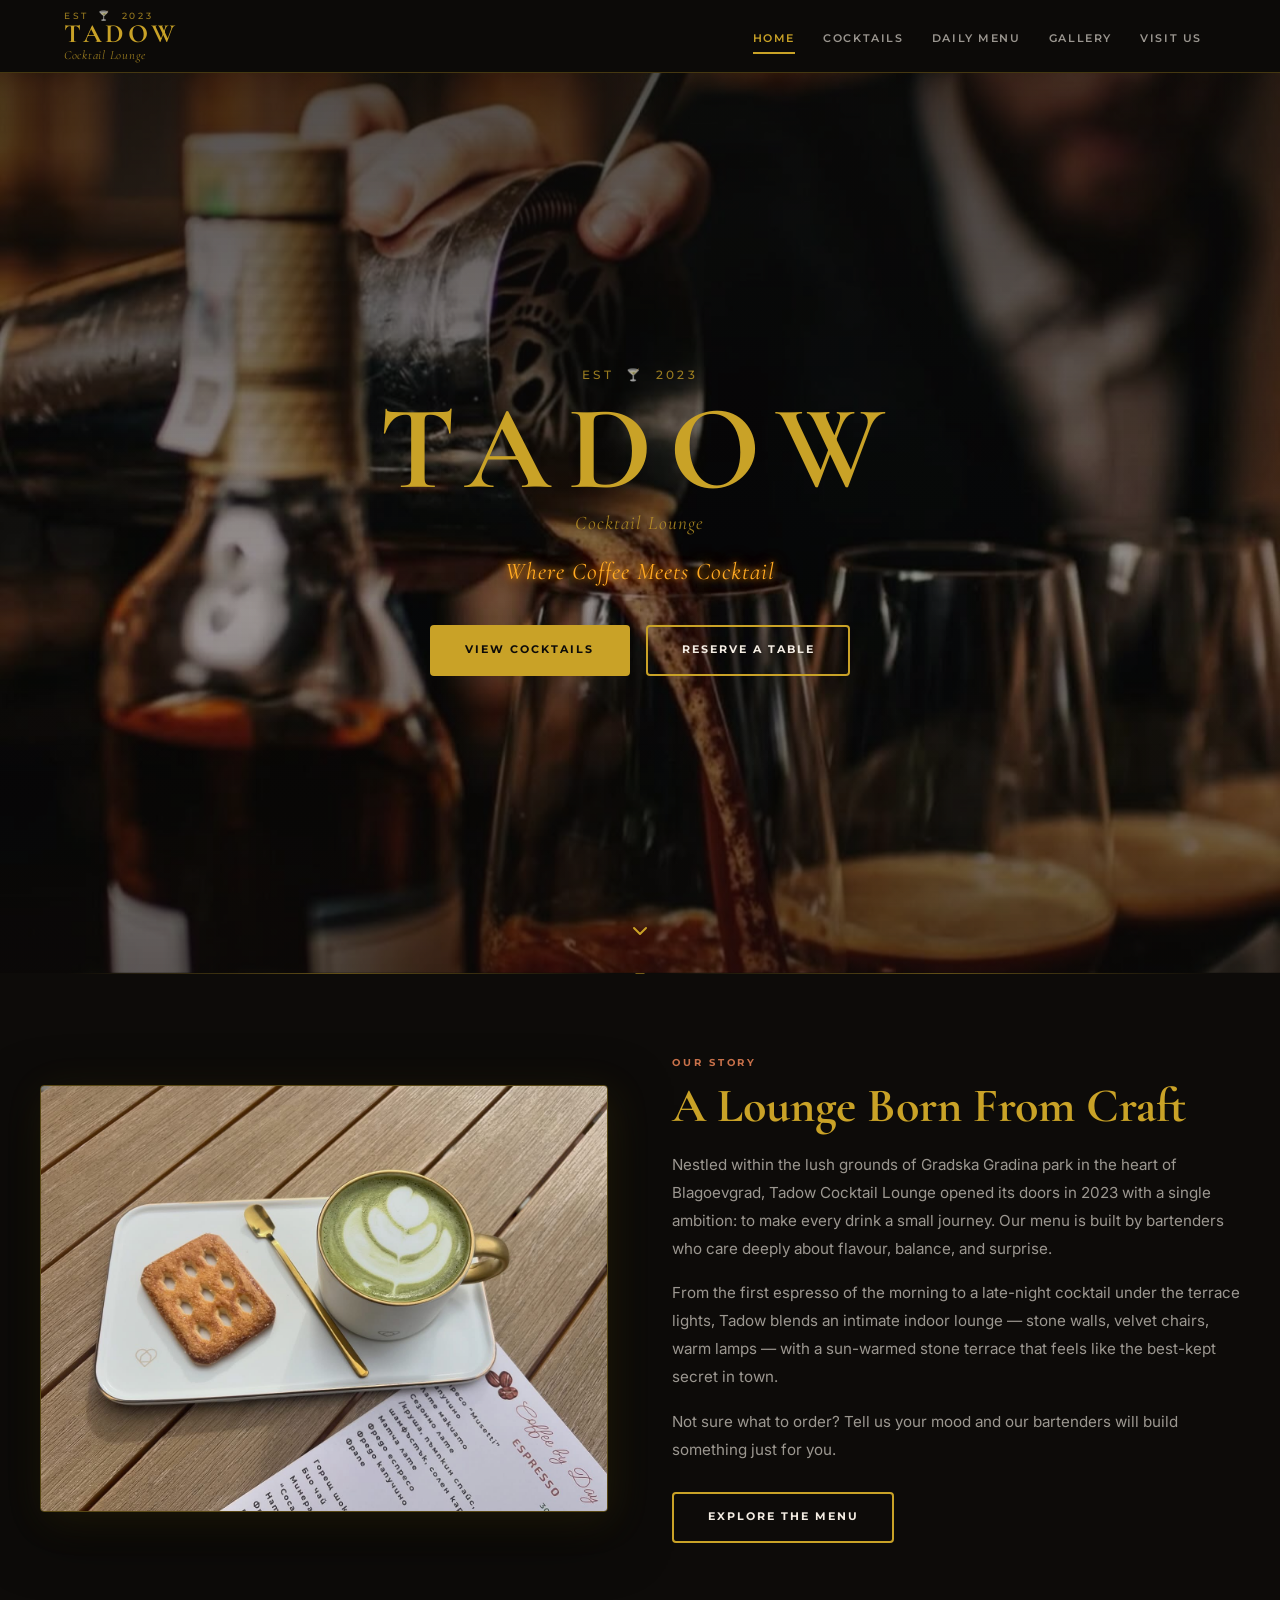
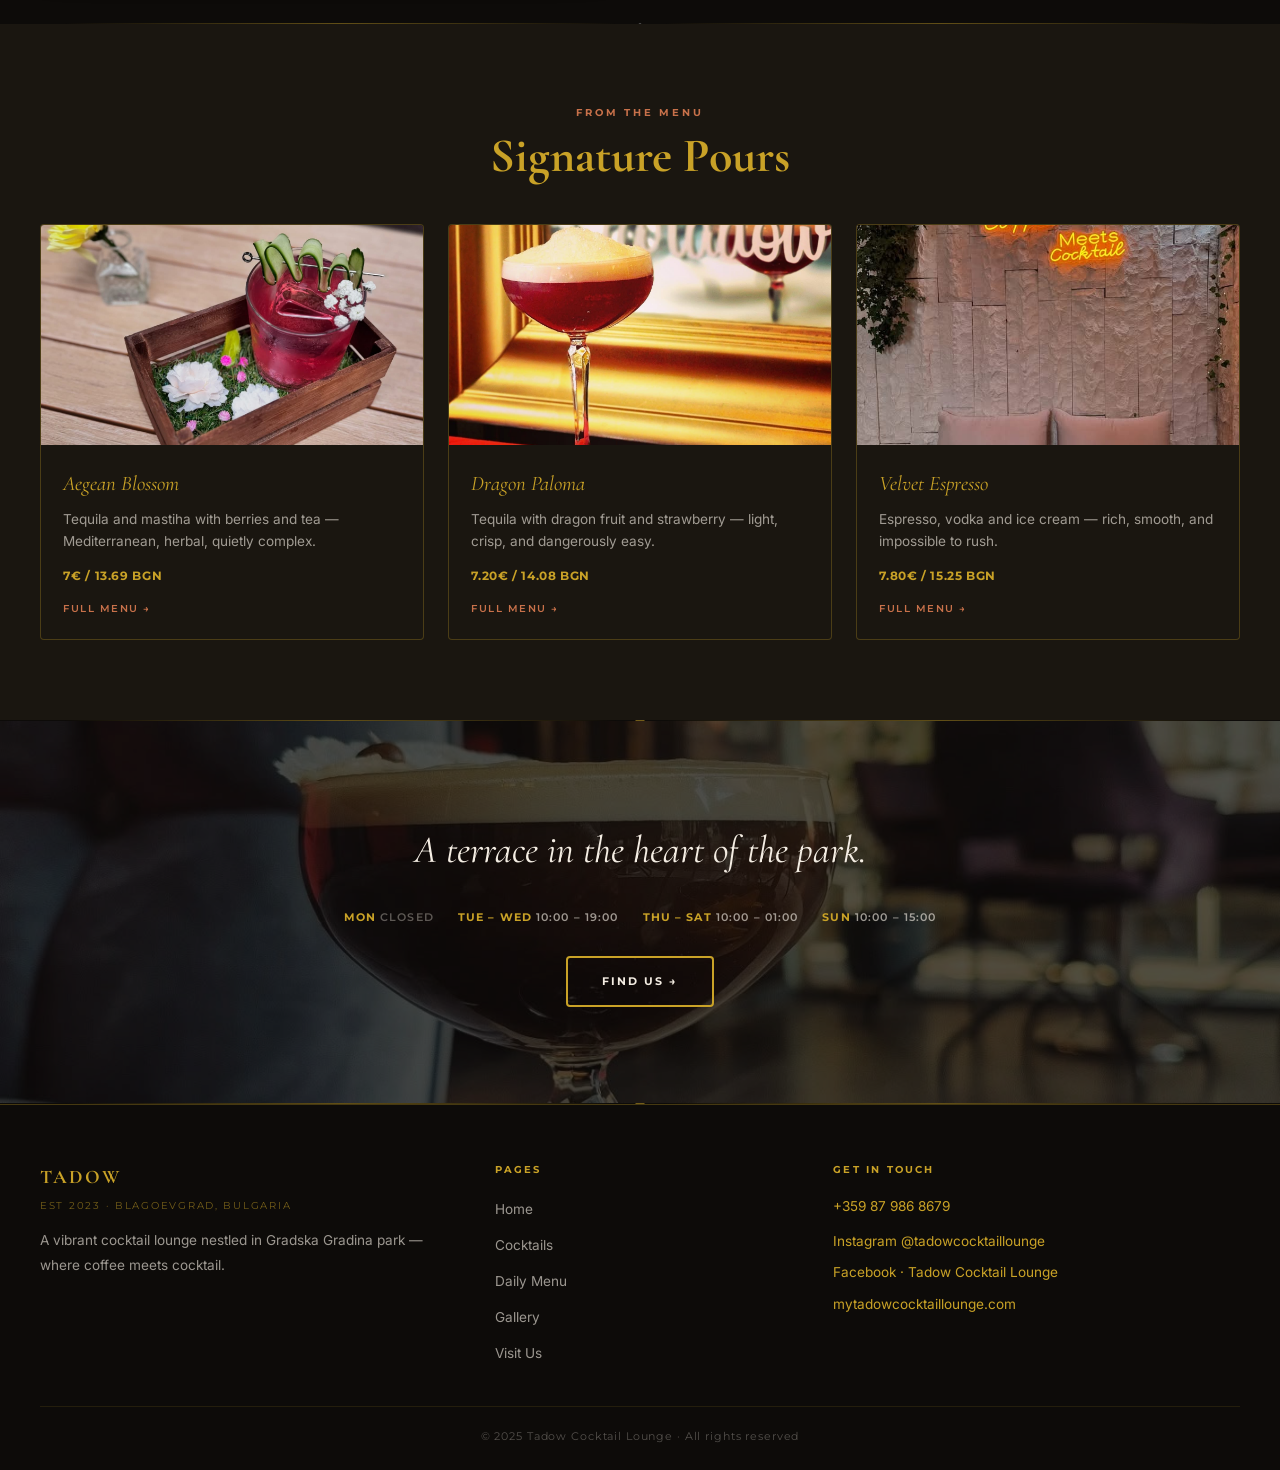
<file: index.html>
<!DOCTYPE html>
<html lang="en">
<head>
  <meta charset="UTF-8" />
  <meta name="viewport" content="width=device-width, initial-scale=1.0" />
  <title>Tadow Cocktail Lounge — Blagoevgrad</title>
  <meta name="description" content="Tadow Cocktail Lounge — a vibrant bar nestled in Gradska Gradina park, Blagoevgrad. Creative cocktails, specialty coffee, and skilled bartenders." />
  <meta property="og:title"       content="Tadow Cocktail Lounge" />
  <meta property="og:description" content="Where Coffee Meets Cocktail. Creative drinks and warm ambience in Blagoevgrad, Bulgaria." />
  <meta property="og:type"        content="website" />
  <meta property="og:url"         content="https://mytadowcocktaillounge.com/" />
  <meta property="og:image"       content="https://mytadowcocktaillounge.com/IMG_9542.jpeg" />
  <link rel="canonical"           href="https://mytadowcocktaillounge.com/" />
  <link rel="preconnect" href="https://fonts.googleapis.com" />
  <link rel="preconnect" href="https://fonts.gstatic.com" crossorigin />
  <link href="https://fonts.googleapis.com/css2?family=Cormorant+Garamond:ital,wght@0,400;0,600;0,700;1,400;1,600&family=Montserrat:wght@400;500;600;700&family=Inter:wght@300;400;500&display=swap" rel="stylesheet" />
  <link rel="stylesheet" href="css/styles.css" />
</head>
<body>

  <a class="skip-link" href="#main-content">Skip to main content</a>

  <!-- ======================================================
       HEADER
  ====================================================== -->
  <header class="site-header" role="banner">
    <div class="nav-inner">
      <a href="index.html" class="logo-lockup" aria-label="Tadow Cocktail Lounge — home">
        <span class="logo-est">EST &nbsp;🍸&nbsp; 2023</span>
        <span class="logo-wordmark">TADOW</span>
        <span class="logo-sub">Cocktail Lounge</span>
      </a>
      <nav aria-label="Main navigation">
        <ul class="nav-links" id="nav-links" role="list">
          <li><a href="index.html">Home</a></li>
          <li><a href="cocktails.html">Cocktails</a></li>
          <li><a href="daily-menu.html">Daily Menu</a></li>
          <li><a href="gallery.html">Gallery</a></li>
          <li><a href="visit.html">Visit Us</a></li>
        </ul>
      </nav>
      <button class="nav-toggle" id="nav-toggle" aria-label="Toggle navigation" aria-expanded="false" aria-controls="nav-links">
        <span></span><span></span><span></span>
      </button>
    </div>
  </header>

  <!-- ======================================================
       MAIN
  ====================================================== -->
  <main id="main-content">

    <!-- HERO -->
    <section class="hero" aria-label="Hero banner">
      <div class="hero-bg" style="background-image: url('IMG_9542.jpeg');" role="img" aria-label="Bartender pouring a cocktail at Tadow, warm amber bar glow"></div>
      <div class="hero-overlay"></div>
      <div class="hero-content">
        <div class="hero-logo logo-lockup" style="text-align:center;gap:3px;margin-bottom:0.5rem;">
          <span class="logo-est" style="font-size:0.72rem;">EST &nbsp;🍸&nbsp; 2023</span>
          <span class="logo-wordmark" style="font-size:clamp(3.5rem,11vw,7.5rem);">TADOW</span>
          <span class="logo-sub" style="font-size:1.2rem;">Cocktail Lounge</span>
        </div>
        <p class="neon-tagline">Where Coffee Meets Cocktail</p>
        <div class="hero-ctas">
          <a href="cocktails.html" class="btn btn-filled btn-pulse">View Cocktails</a>
          <a href="visit.html"     class="btn btn-outline btn-pulse">Reserve a Table</a>
        </div>
      </div>
      <!-- Scroll indicator -->
      <div class="scroll-indicator" aria-hidden="true">
        <svg width="20" height="20" viewBox="0 0 20 20" fill="none">
          <polyline points="4,7 10,13 16,7" stroke="#C9A227" stroke-width="2" stroke-linecap="round" stroke-linejoin="round"/>
        </svg>
      </div>
    </section>

    <!-- GOLD DIVIDER -->
    <div class="divider-wrap" aria-hidden="true">
      <div class="gold-divider">
        <span class="gold-divider-icon">
          <svg width="14" height="14" viewBox="0 0 14 14" fill="none"><polygon points="7,1 13,7 7,13 1,7" fill="#C9A227" opacity="0.55"/></svg>
        </span>
      </div>
    </div>

    <!-- ABOUT STRIP -->
    <section class="section section-dark" aria-labelledby="about-heading">
      <div class="section-inner">
        <div class="about-grid">
          <div class="about-img-wrap reveal">
            <img
              src="IMG_9543.jpeg"
              alt="A cocktail in a gold-framed mirror reflecting the @tadow signage at the bar"
              width="600" height="450"
              loading="lazy"
            />
          </div>
          <div class="reveal reveal-delay-2">
            <p class="section-label">Our story</p>
            <h2 class="section-title" id="about-heading">A Lounge Born&nbsp;From Craft</h2>
            <p class="section-body">
              Nestled within the lush grounds of Gradska Gradina park in the heart of Blagoevgrad, Tadow Cocktail Lounge opened its doors in 2023 with a single ambition: to make every drink a small journey. Our menu is built by bartenders who care deeply about flavour, balance, and surprise.
            </p>
            <p class="section-body" style="margin-top:1rem;">
              From the first espresso of the morning to a late-night cocktail under the terrace lights, Tadow blends an intimate indoor lounge — stone walls, velvet chairs, warm lamps — with a sun-warmed stone terrace that feels like the best-kept secret in town.
            </p>
            <p class="section-body" style="margin-top:1rem;">
              Not sure what to order? Tell us your mood and our bartenders will build something just for you.
            </p>
            <a href="cocktails.html" class="btn btn-outline" style="margin-top:1.75rem;">Explore the Menu</a>
          </div>
        </div>
      </div>
    </section>

    <!-- GOLD DIVIDER -->
    <div class="divider-wrap" aria-hidden="true">
      <div class="gold-divider">
        <span class="gold-divider-icon">🍸</span>
      </div>
    </div>

    <!-- SIGNATURE POURS TEASER -->
    <section class="section section-panel" aria-labelledby="pours-heading">
      <div class="section-inner">
        <div class="text-center reveal">
          <p class="section-label">From the menu</p>
          <h2 class="section-title" id="pours-heading">Signature Pours</h2>
        </div>

        <div class="pours-grid" style="margin-top:2.5rem;">

          <!-- Card 1: Aegean Blossom — IMG_9551 crimson floral -->
          <a href="cocktails.html" class="pour-card reveal reveal-delay-1">
            <div class="pour-card-img">
              <img
                src="IMG_9551.jpeg"
                alt="Aegean Blossom — a crimson cocktail served in a wooden crate surrounded by white and pink flowers"
                loading="lazy"
              />
            </div>
            <div class="pour-card-body">
              <div class="pour-card-name">Aegean Blossom</div>
              <p class="pour-card-desc">Tequila and mastiha with berries and tea — Mediterranean, herbal, quietly complex.</p>
              <div class="pour-card-price">7€ / 13.69 BGN</div>
              <span class="pour-card-link">Full Menu →</span>
            </div>
          </a>

          <!-- Card 2: Dragon Paloma — IMG_9544 raspberry foam -->
          <a href="cocktails.html" class="pour-card reveal reveal-delay-2">
            <div class="pour-card-img">
              <img
                src="IMG_9544.jpeg"
                alt="Dragon Paloma — a raspberry-hued cocktail with foam top and raspberries, on dark leather"
                loading="lazy"
              />
            </div>
            <div class="pour-card-body">
              <div class="pour-card-name">Dragon Paloma</div>
              <p class="pour-card-desc">Tequila with dragon fruit and strawberry — light, crisp, and dangerously easy.</p>
              <div class="pour-card-price">7.20€ / 14.08 BGN</div>
              <span class="pour-card-link">Full Menu →</span>
            </div>
          </a>

          <!-- Card 3: Velvet Espresso — IMG_9547 espresso coupe -->
          <a href="cocktails.html" class="pour-card reveal reveal-delay-3">
            <div class="pour-card-img">
              <img
                src="IMG_9547.jpeg"
                alt="Velvet Espresso — a dark espresso martini coupe on a wooden table in a moody lounge interior"
                loading="lazy"
              />
            </div>
            <div class="pour-card-body">
              <div class="pour-card-name">Velvet Espresso</div>
              <p class="pour-card-desc">Espresso, vodka and ice cream — rich, smooth, and impossible to rush.</p>
              <div class="pour-card-price">7.80€ / 15.25 BGN</div>
              <span class="pour-card-link">Full Menu →</span>
            </div>
          </a>

        </div>
      </div>
    </section>

    <!-- GOLD DIVIDER -->
    <div class="divider-wrap" aria-hidden="true">
      <div class="gold-divider">
        <span class="gold-divider-icon">
          <svg width="14" height="14" viewBox="0 0 14 14" fill="none"><polygon points="7,1 13,7 7,13 1,7" fill="#C9A227" opacity="0.55"/></svg>
        </span>
      </div>
    </div>

    <!-- VENUE STRIP -->
    <section class="venue-strip" aria-label="Venue and hours">
      <div class="venue-strip-bg" style="background-image: url('IMG_9546.jpeg');" role="img" aria-label="Tadow terrace interior with stone walls, ivy, Kilim rugs and the neon Where Coffee Meets Cocktail sign"></div>
      <div class="venue-strip-overlay"></div>
      <div class="venue-strip-content reveal">
        <h2>A terrace in the heart of the park.</h2>
        <ul class="hours-list" aria-label="Opening hours">
          <li class="hours-item closed"><strong>Mon</strong> Closed</li>
          <li class="hours-item"><strong>Tue – Wed</strong> 10:00 – 19:00</li>
          <li class="hours-item"><strong>Thu – Sat</strong> 10:00 – 01:00</li>
          <li class="hours-item"><strong>Sun</strong> 10:00 – 15:00</li>
        </ul>
        <a href="visit.html" class="btn btn-outline">Find Us →</a>
      </div>
    </section>

    <!-- GOLD DIVIDER -->
    <div class="divider-wrap" aria-hidden="true">
      <div class="gold-divider">
        <span class="gold-divider-icon">
          <svg width="14" height="14" viewBox="0 0 14 14" fill="none"><polygon points="7,1 13,7 7,13 1,7" fill="#C9A227" opacity="0.55"/></svg>
        </span>
      </div>
    </div>

  </main>

  <!-- ======================================================
       FOOTER
  ====================================================== -->
  <footer class="site-footer" role="contentinfo">
    <div class="footer-inner">
      <div class="footer-col">
        <span class="footer-brand">TADOW</span>
        <span class="footer-brand-sub">EST 2023 · Blagoevgrad, Bulgaria</span>
        <p>A vibrant cocktail lounge nestled in Gradska Gradina park — where coffee meets cocktail.</p>
      </div>
      <div class="footer-col">
        <h4>Pages</h4>
        <ul role="list">
          <li><a href="index.html">Home</a></li>
          <li><a href="cocktails.html">Cocktails</a></li>
          <li><a href="daily-menu.html">Daily Menu</a></li>
          <li><a href="gallery.html">Gallery</a></li>
          <li><a href="visit.html">Visit Us</a></li>
        </ul>
      </div>
      <div class="footer-col">
        <h4>Get in Touch</h4>
        <p><a href="tel:+359879868679">+359 87 986 8679</a></p>
        <p style="margin-top:0.6rem;">
          <a href="https://www.instagram.com/tadowcocktaillounge" target="_blank" rel="noopener noreferrer">Instagram @tadowcocktaillounge</a>
        </p>
        <p style="margin-top:0.4rem;">
          <a href="https://www.facebook.com/tadowcocktaillounge" target="_blank" rel="noopener noreferrer">Facebook · Tadow Cocktail Lounge</a>
        </p>
        <p style="margin-top:0.4rem;">
          <a href="https://mytadowcocktaillounge.com" target="_blank" rel="noopener noreferrer">mytadowcocktaillounge.com</a>
        </p>
      </div>
    </div>
    <div class="footer-bottom">
      &copy; 2025 Tadow Cocktail Lounge &middot; All rights reserved
    </div>
  </footer>

  <script src="js/main.js"></script>
</body>
</html>
</file>
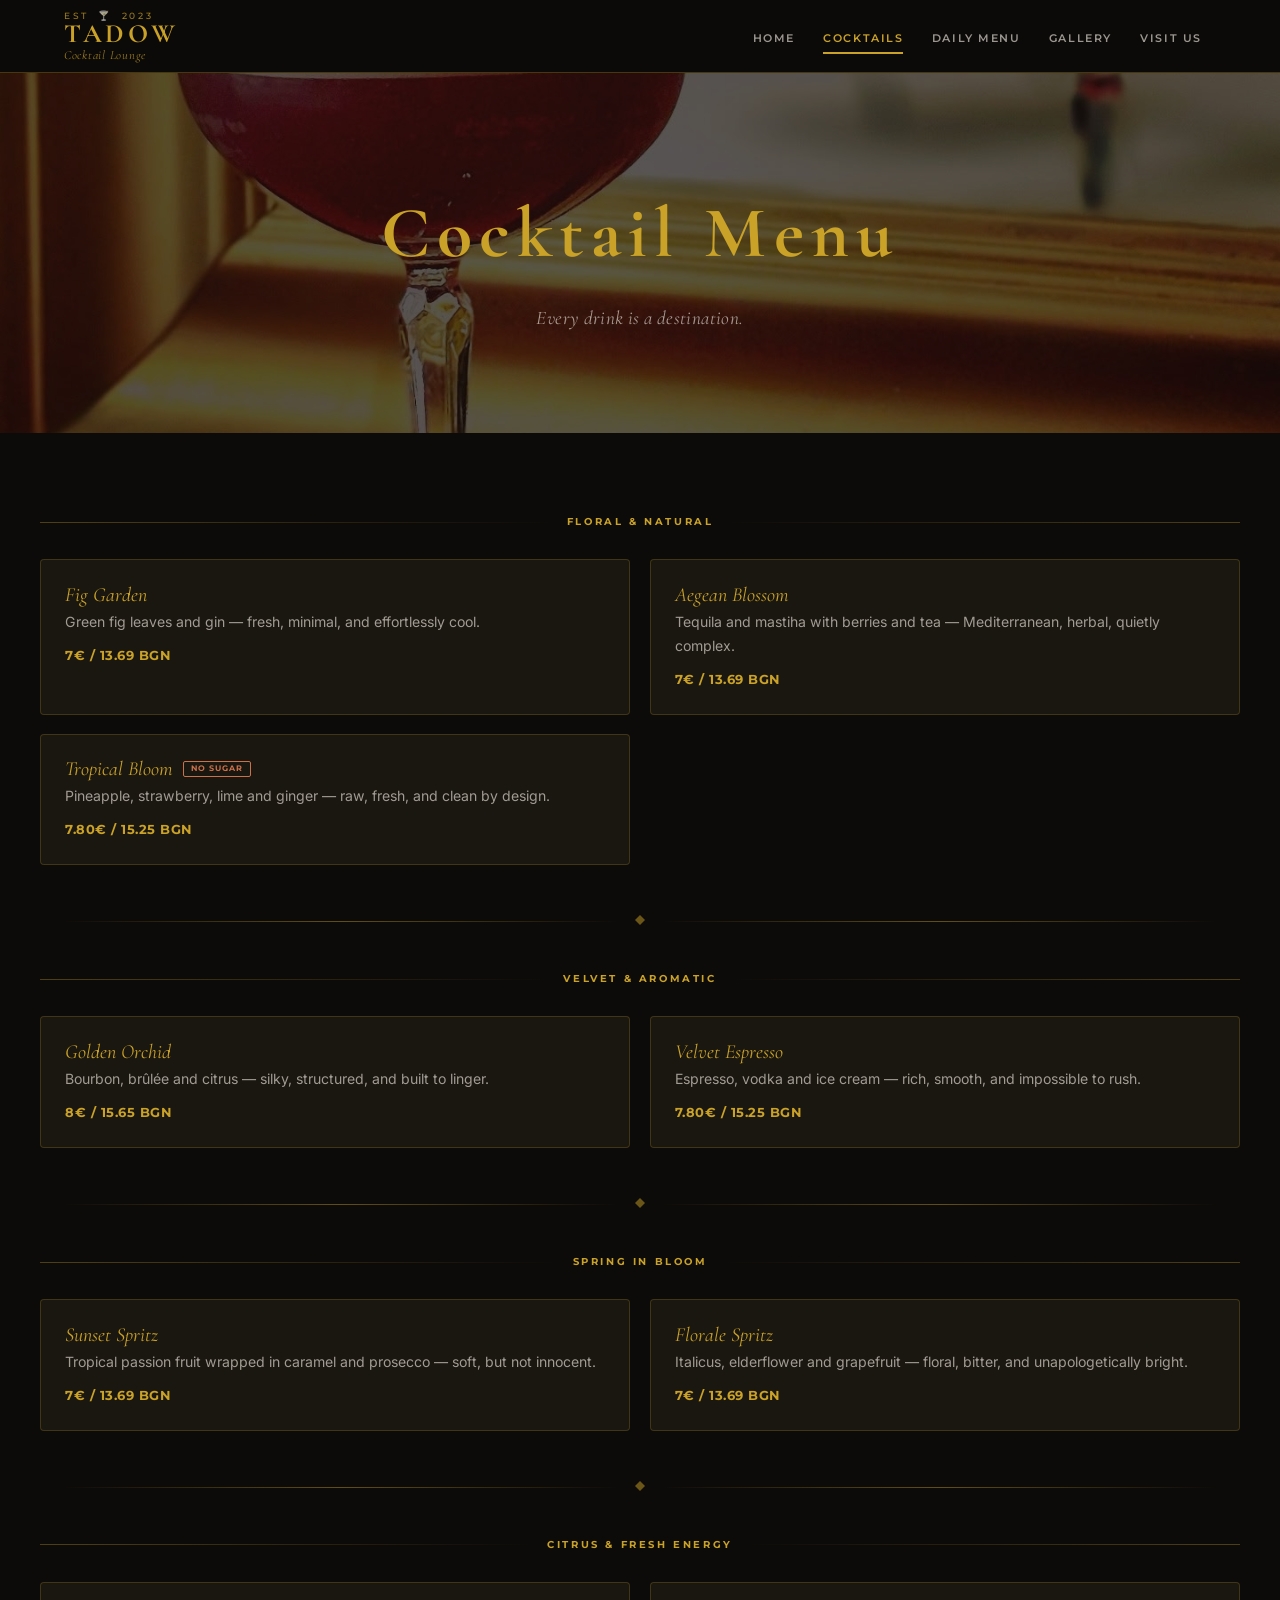
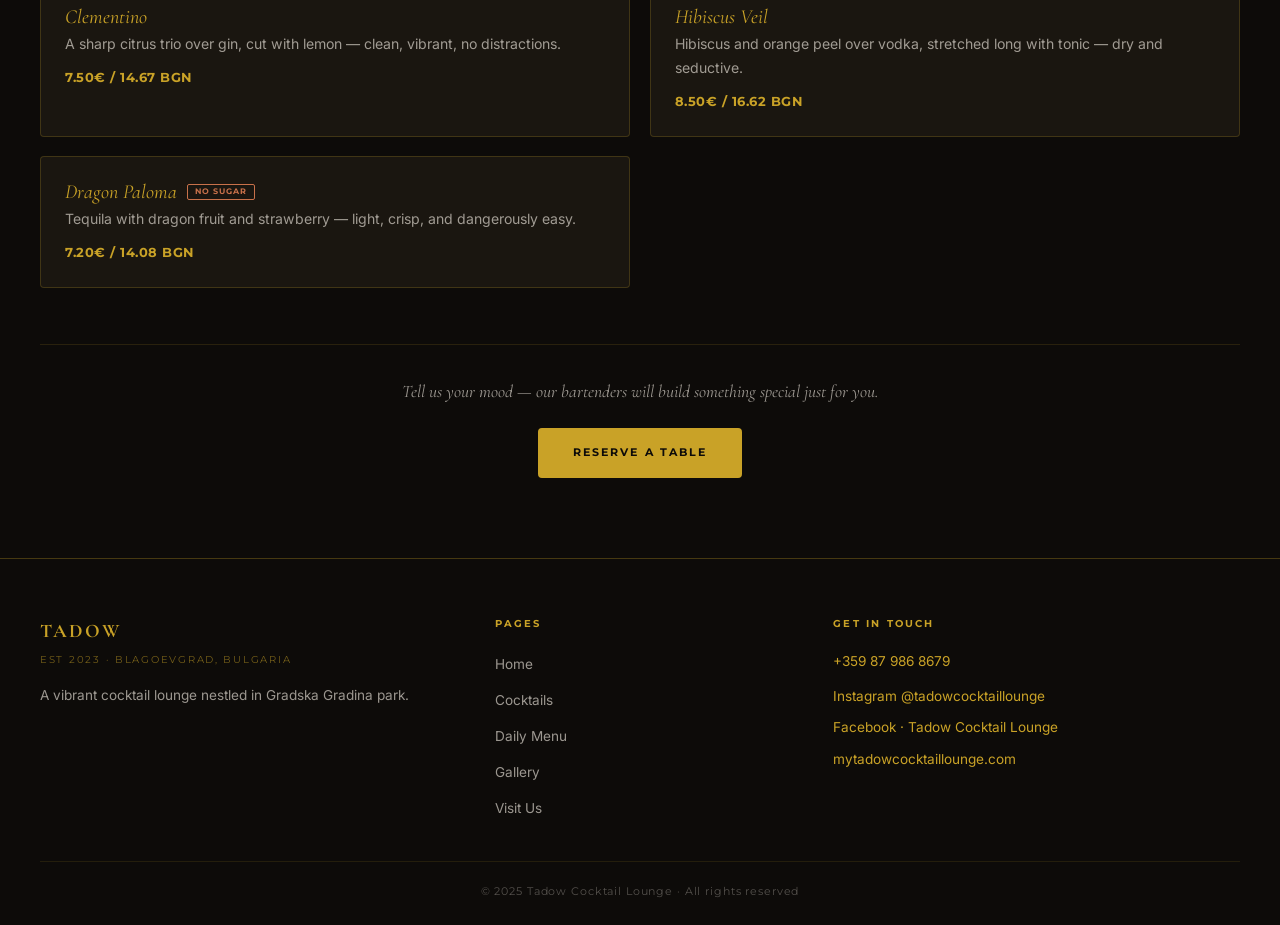
<file: cocktails.html>
<!DOCTYPE html>
<html lang="en">
<head>
  <meta charset="UTF-8" />
  <meta name="viewport" content="width=device-width, initial-scale=1.0" />
  <title>Cocktail Menu — Tadow Cocktail Lounge</title>
  <meta name="description" content="Explore Tadow's full cocktail menu — ten signature drinks across four categories, crafted by expert bartenders in Blagoevgrad." />
  <meta property="og:title"       content="Cocktail Menu — Tadow Cocktail Lounge" />
  <meta property="og:description" content="Ten signature cocktails across four categories. Bold, creative, made to order." />
  <meta property="og:type"        content="website" />
  <meta property="og:url"         content="https://mytadowcocktaillounge.com/cocktails.html" />
  <meta property="og:image"       content="https://mytadowcocktaillounge.com/IMG_9544.jpeg" />
  <link rel="canonical"           href="https://mytadowcocktaillounge.com/cocktails.html" />
  <link rel="preconnect" href="https://fonts.googleapis.com" />
  <link rel="preconnect" href="https://fonts.gstatic.com" crossorigin />
  <link href="https://fonts.googleapis.com/css2?family=Cormorant+Garamond:ital,wght@0,400;0,600;0,700;1,400;1,600&family=Montserrat:wght@400;500;600;700&family=Inter:wght@300;400;500&display=swap" rel="stylesheet" />
  <link rel="stylesheet" href="css/styles.css" />
</head>
<body>

  <a class="skip-link" href="#main-content">Skip to main content</a>

  <header class="site-header" role="banner">
    <div class="nav-inner">
      <a href="index.html" class="logo-lockup" aria-label="Tadow Cocktail Lounge — home">
        <span class="logo-est">EST &nbsp;🍸&nbsp; 2023</span>
        <span class="logo-wordmark">TADOW</span>
        <span class="logo-sub">Cocktail Lounge</span>
      </a>
      <nav aria-label="Main navigation">
        <ul class="nav-links" id="nav-links" role="list">
          <li><a href="index.html">Home</a></li>
          <li><a href="cocktails.html">Cocktails</a></li>
          <li><a href="daily-menu.html">Daily Menu</a></li>
          <li><a href="gallery.html">Gallery</a></li>
          <li><a href="visit.html">Visit Us</a></li>
        </ul>
      </nav>
      <button class="nav-toggle" id="nav-toggle" aria-label="Toggle navigation" aria-expanded="false" aria-controls="nav-links">
        <span></span><span></span><span></span>
      </button>
    </div>
  </header>

  <main id="main-content">

    <!-- PAGE HERO -->
    <section class="page-hero" aria-label="Cocktail menu header">
      <div class="page-hero-bg" style="background-image: url('IMG_9544.jpeg');" role="img" aria-label="A raspberry foam cocktail with fresh raspberries on a dark leather surface"></div>
      <div class="page-hero-overlay"></div>
      <div class="page-hero-content">
        <h1>Cocktail Menu</h1>
        <p class="page-hero-intro">Every drink is a destination.</p>
      </div>
    </section>

    <!-- MENU CONTENT -->
    <section class="section section-dark" aria-label="Cocktail menu">
      <div class="section-inner">

        <!-- FLORAL & NATURAL -->
        <div class="menu-section reveal">
          <div class="category-header" aria-label="Category: Floral and Natural">
            <div class="category-header-line"></div>
            <span class="category-header-label">Floral &amp; Natural</span>
            <div class="category-header-line right"></div>
          </div>
          <div class="cocktail-grid" role="list">
            <article class="cocktail-card" role="listitem">
              <div class="cocktail-name">Fig Garden</div>
              <p class="cocktail-desc">Green fig leaves and gin — fresh, minimal, and effortlessly cool.</p>
              <div class="cocktail-price">7€ / 13.69 BGN</div>
            </article>
            <article class="cocktail-card" role="listitem">
              <div class="cocktail-name">Aegean Blossom</div>
              <p class="cocktail-desc">Tequila and mastiha with berries and tea — Mediterranean, herbal, quietly complex.</p>
              <div class="cocktail-price">7€ / 13.69 BGN</div>
            </article>
            <article class="cocktail-card" role="listitem">
              <div class="cocktail-name">
                Tropical Bloom
                <span class="badge-no-sugar" aria-label="No added sugar">No Sugar</span>
              </div>
              <p class="cocktail-desc">Pineapple, strawberry, lime and ginger — raw, fresh, and clean by design.</p>
              <div class="cocktail-price">7.80€ / 15.25 BGN</div>
            </article>
          </div>
        </div>

        <!-- GOLD DIVIDER -->
        <div class="gold-divider" style="margin:0 0 3rem;" aria-hidden="true">
          <span class="gold-divider-icon">
            <svg width="12" height="12" viewBox="0 0 12 12" fill="none"><polygon points="6,1 11,6 6,11 1,6" fill="#C9A227" opacity="0.5"/></svg>
          </span>
        </div>

        <!-- VELVET & AROMATIC -->
        <div class="menu-section reveal">
          <div class="category-header" aria-label="Category: Velvet and Aromatic">
            <div class="category-header-line"></div>
            <span class="category-header-label">Velvet &amp; Aromatic</span>
            <div class="category-header-line right"></div>
          </div>
          <div class="cocktail-grid" role="list">
            <article class="cocktail-card" role="listitem">
              <div class="cocktail-name">Golden Orchid</div>
              <p class="cocktail-desc">Bourbon, brûlée and citrus — silky, structured, and built to linger.</p>
              <div class="cocktail-price">8€ / 15.65 BGN</div>
            </article>
            <article class="cocktail-card" role="listitem">
              <div class="cocktail-name">Velvet Espresso</div>
              <p class="cocktail-desc">Espresso, vodka and ice cream — rich, smooth, and impossible to rush.</p>
              <div class="cocktail-price">7.80€ / 15.25 BGN</div>
            </article>
          </div>
        </div>

        <!-- GOLD DIVIDER -->
        <div class="gold-divider" style="margin:0 0 3rem;" aria-hidden="true">
          <span class="gold-divider-icon">
            <svg width="12" height="12" viewBox="0 0 12 12" fill="none"><polygon points="6,1 11,6 6,11 1,6" fill="#C9A227" opacity="0.5"/></svg>
          </span>
        </div>

        <!-- SPRING IN BLOOM -->
        <div class="menu-section reveal">
          <div class="category-header" aria-label="Category: Spring in Bloom">
            <div class="category-header-line"></div>
            <span class="category-header-label">Spring in Bloom</span>
            <div class="category-header-line right"></div>
          </div>
          <div class="cocktail-grid" role="list">
            <article class="cocktail-card" role="listitem">
              <div class="cocktail-name">Sunset Spritz</div>
              <p class="cocktail-desc">Tropical passion fruit wrapped in caramel and prosecco — soft, but not innocent.</p>
              <div class="cocktail-price">7€ / 13.69 BGN</div>
            </article>
            <article class="cocktail-card" role="listitem">
              <div class="cocktail-name">Florale Spritz</div>
              <p class="cocktail-desc">Italicus, elderflower and grapefruit — floral, bitter, and unapologetically bright.</p>
              <div class="cocktail-price">7€ / 13.69 BGN</div>
            </article>
          </div>
        </div>

        <!-- GOLD DIVIDER -->
        <div class="gold-divider" style="margin:0 0 3rem;" aria-hidden="true">
          <span class="gold-divider-icon">
            <svg width="12" height="12" viewBox="0 0 12 12" fill="none"><polygon points="6,1 11,6 6,11 1,6" fill="#C9A227" opacity="0.5"/></svg>
          </span>
        </div>

        <!-- CITRUS & FRESH ENERGY -->
        <div class="menu-section reveal">
          <div class="category-header" aria-label="Category: Citrus and Fresh Energy">
            <div class="category-header-line"></div>
            <span class="category-header-label">Citrus &amp; Fresh Energy</span>
            <div class="category-header-line right"></div>
          </div>
          <div class="cocktail-grid" role="list">
            <article class="cocktail-card" role="listitem">
              <div class="cocktail-name">Clementino</div>
              <p class="cocktail-desc">A sharp citrus trio over gin, cut with lemon — clean, vibrant, no distractions.</p>
              <div class="cocktail-price">7.50€ / 14.67 BGN</div>
            </article>
            <article class="cocktail-card" role="listitem">
              <div class="cocktail-name">Hibiscus Veil</div>
              <p class="cocktail-desc">Hibiscus and orange peel over vodka, stretched long with tonic — dry and seductive.</p>
              <div class="cocktail-price">8.50€ / 16.62 BGN</div>
            </article>
            <article class="cocktail-card" role="listitem">
              <div class="cocktail-name">
                Dragon Paloma
                <span class="badge-no-sugar" aria-label="No added sugar">No Sugar</span>
              </div>
              <p class="cocktail-desc">Tequila with dragon fruit and strawberry — light, crisp, and dangerously easy.</p>
              <div class="cocktail-price">7.20€ / 14.08 BGN</div>
            </article>
          </div>
        </div>

        <!-- CTA strip -->
        <div class="text-center reveal" style="margin-top:3.5rem;padding-top:2rem;border-top:1px solid rgba(201,162,39,0.15);">
          <p style="font-family:var(--font-display);font-style:italic;font-size:1.1rem;color:var(--cream-muted);margin-bottom:1.25rem;">
            Tell us your mood — our bartenders will build something special just for you.
          </p>
          <a href="visit.html" class="btn btn-filled">Reserve a Table</a>
        </div>

      </div>
    </section>

  </main>

  <footer class="site-footer" role="contentinfo">
    <div class="footer-inner">
      <div class="footer-col">
        <span class="footer-brand">TADOW</span>
        <span class="footer-brand-sub">EST 2023 · Blagoevgrad, Bulgaria</span>
        <p>A vibrant cocktail lounge nestled in Gradska Gradina park.</p>
      </div>
      <div class="footer-col">
        <h4>Pages</h4>
        <ul role="list">
          <li><a href="index.html">Home</a></li>
          <li><a href="cocktails.html">Cocktails</a></li>
          <li><a href="daily-menu.html">Daily Menu</a></li>
          <li><a href="gallery.html">Gallery</a></li>
          <li><a href="visit.html">Visit Us</a></li>
        </ul>
      </div>
      <div class="footer-col">
        <h4>Get in Touch</h4>
        <p><a href="tel:+359879868679">+359 87 986 8679</a></p>
        <p style="margin-top:0.6rem;"><a href="https://www.instagram.com/tadowcocktaillounge" target="_blank" rel="noopener noreferrer">Instagram @tadowcocktaillounge</a></p>
        <p style="margin-top:0.4rem;"><a href="https://www.facebook.com/tadowcocktaillounge" target="_blank" rel="noopener noreferrer">Facebook · Tadow Cocktail Lounge</a></p>
        <p style="margin-top:0.4rem;"><a href="https://mytadowcocktaillounge.com" target="_blank" rel="noopener noreferrer">mytadowcocktaillounge.com</a></p>
      </div>
    </div>
    <div class="footer-bottom">&copy; 2025 Tadow Cocktail Lounge &middot; All rights reserved</div>
  </footer>

  <script src="js/main.js"></script>
</body>
</html>
</file>
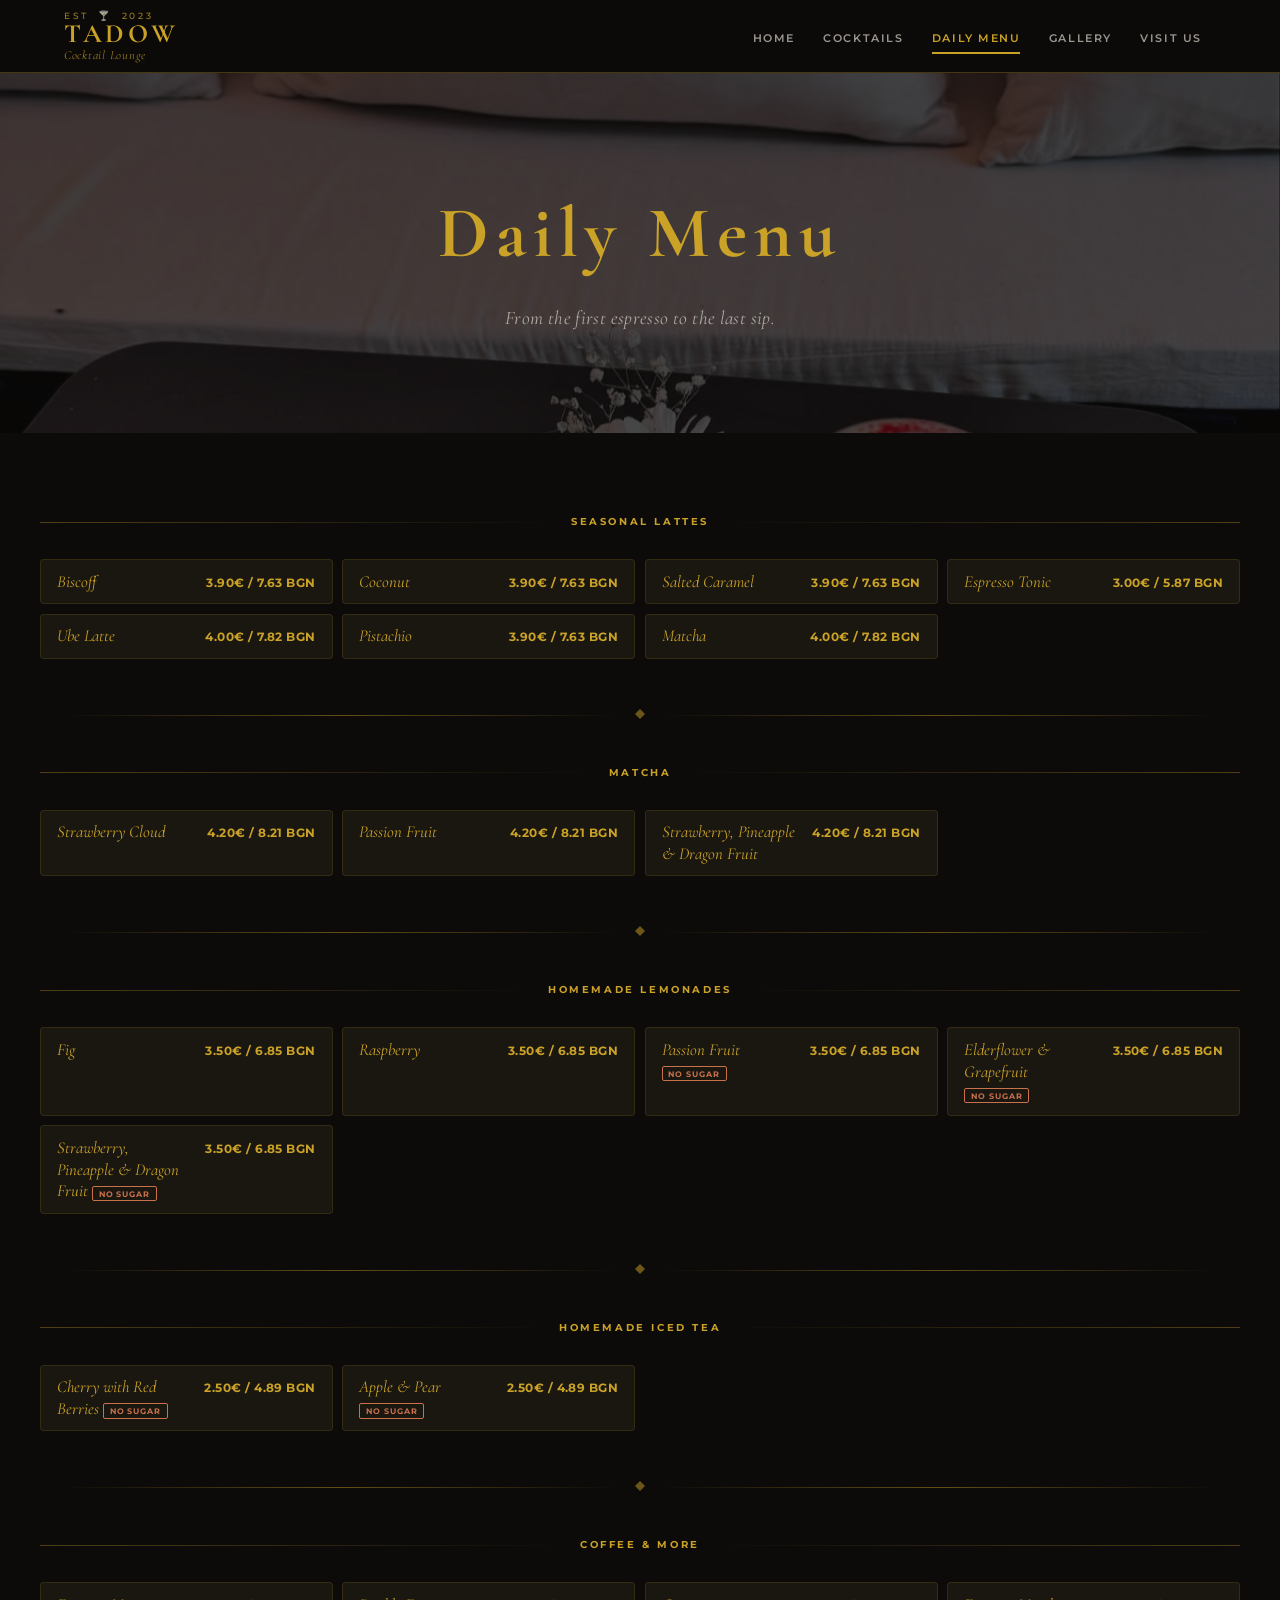
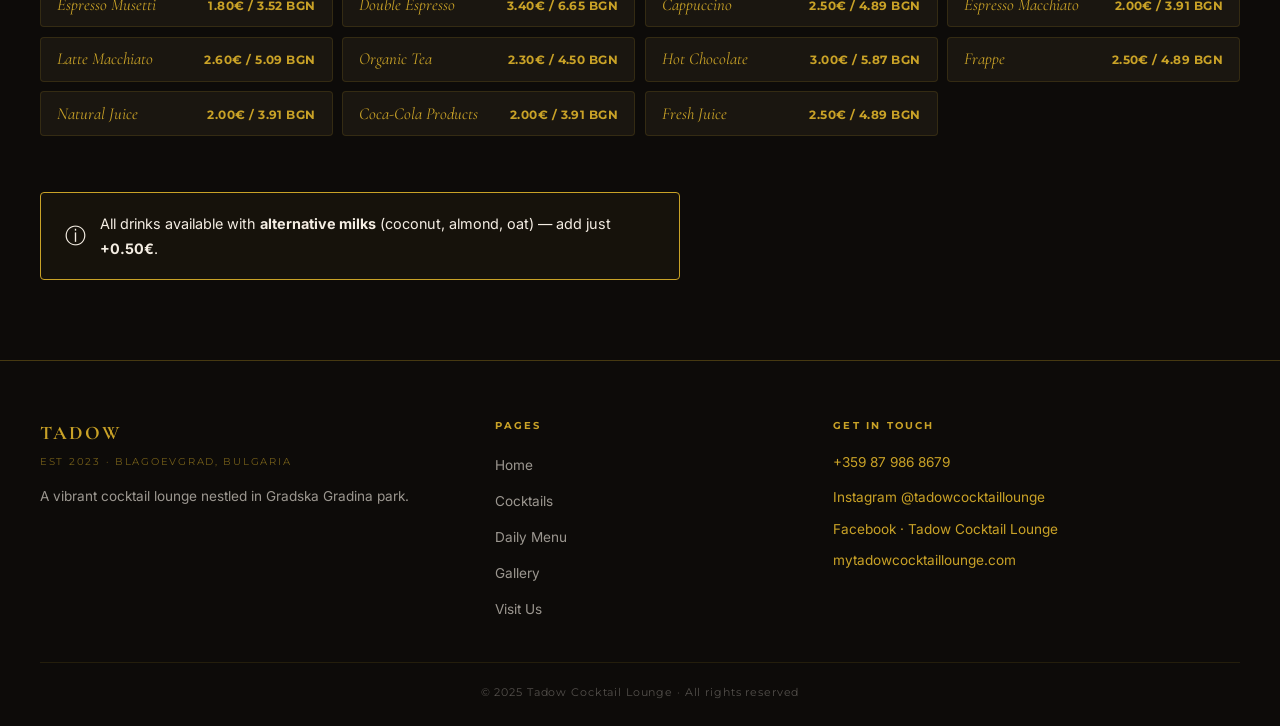
<file: daily-menu.html>
<!DOCTYPE html>
<html lang="en">
<head>
  <meta charset="UTF-8" />
  <meta name="viewport" content="width=device-width, initial-scale=1.0" />
  <title>Daily Menu — Tadow Cocktail Lounge</title>
  <meta name="description" content="Seasonal lattes, matcha, homemade lemonades, iced teas, coffee and more at Tadow Cocktail Lounge in Blagoevgrad." />
  <meta property="og:title"       content="Daily Menu — Tadow Cocktail Lounge" />
  <meta property="og:description" content="From the first espresso to the last sip — Tadow's all-day drinks menu." />
  <meta property="og:type"        content="website" />
  <meta property="og:url"         content="https://mytadowcocktaillounge.com/daily-menu.html" />
  <meta property="og:image"       content="https://mytadowcocktaillounge.com/IMG_9549.jpeg" />
  <link rel="canonical"           href="https://mytadowcocktaillounge.com/daily-menu.html" />
  <link rel="preconnect" href="https://fonts.googleapis.com" />
  <link rel="preconnect" href="https://fonts.gstatic.com" crossorigin />
  <link href="https://fonts.googleapis.com/css2?family=Cormorant+Garamond:ital,wght@0,400;0,600;0,700;1,400;1,600&family=Montserrat:wght@400;500;600;700&family=Inter:wght@300;400;500&display=swap" rel="stylesheet" />
  <link rel="stylesheet" href="css/styles.css" />
</head>
<body>

  <a class="skip-link" href="#main-content">Skip to main content</a>

  <header class="site-header" role="banner">
    <div class="nav-inner">
      <a href="index.html" class="logo-lockup" aria-label="Tadow Cocktail Lounge — home">
        <span class="logo-est">EST &nbsp;🍸&nbsp; 2023</span>
        <span class="logo-wordmark">TADOW</span>
        <span class="logo-sub">Cocktail Lounge</span>
      </a>
      <nav aria-label="Main navigation">
        <ul class="nav-links" id="nav-links" role="list">
          <li><a href="index.html">Home</a></li>
          <li><a href="cocktails.html">Cocktails</a></li>
          <li><a href="daily-menu.html">Daily Menu</a></li>
          <li><a href="gallery.html">Gallery</a></li>
          <li><a href="visit.html">Visit Us</a></li>
        </ul>
      </nav>
      <button class="nav-toggle" id="nav-toggle" aria-label="Toggle navigation" aria-expanded="false" aria-controls="nav-links">
        <span></span><span></span><span></span>
      </button>
    </div>
  </header>

  <main id="main-content">

    <!-- PAGE HERO -->
    <section class="page-hero" aria-label="Daily menu header">
      <div class="page-hero-bg" style="background-image: url('IMG_9549.jpeg');" role="img" aria-label="Matcha latte and lemon iced tea on an outdoor wooden table on a bright day at Tadow"></div>
      <div class="page-hero-overlay"></div>
      <div class="page-hero-content">
        <h1>Daily Menu</h1>
        <p class="page-hero-intro">From the first espresso to the last sip.</p>
      </div>
    </section>

    <!-- MENU CONTENT -->
    <section class="section section-dark" aria-label="Daily menu">
      <div class="section-inner">

        <!-- SEASONAL LATTES -->
        <div class="menu-section reveal">
          <div class="category-header" aria-label="Category: Seasonal Lattes">
            <div class="category-header-line"></div>
            <span class="category-header-label">Seasonal Lattes</span>
            <div class="category-header-line right"></div>
          </div>
          <div class="price-list" role="list">
            <div class="price-row" role="listitem"><span class="price-item-name">Biscoff</span>         <span class="price-item-price">3.90€ / 7.63 BGN</span></div>
            <div class="price-row" role="listitem"><span class="price-item-name">Coconut</span>         <span class="price-item-price">3.90€ / 7.63 BGN</span></div>
            <div class="price-row" role="listitem"><span class="price-item-name">Salted Caramel</span> <span class="price-item-price">3.90€ / 7.63 BGN</span></div>
            <div class="price-row" role="listitem"><span class="price-item-name">Espresso Tonic</span> <span class="price-item-price">3.00€ / 5.87 BGN</span></div>
            <div class="price-row" role="listitem"><span class="price-item-name">Ube Latte</span>      <span class="price-item-price">4.00€ / 7.82 BGN</span></div>
            <div class="price-row" role="listitem"><span class="price-item-name">Pistachio</span>      <span class="price-item-price">3.90€ / 7.63 BGN</span></div>
            <div class="price-row" role="listitem"><span class="price-item-name">Matcha</span>         <span class="price-item-price">4.00€ / 7.82 BGN</span></div>
          </div>
        </div>

        <div class="gold-divider" style="margin:0 0 3rem;" aria-hidden="true">
          <span class="gold-divider-icon"><svg width="12" height="12" viewBox="0 0 12 12" fill="none"><polygon points="6,1 11,6 6,11 1,6" fill="#C9A227" opacity="0.5"/></svg></span>
        </div>

        <!-- MATCHA -->
        <div class="menu-section reveal">
          <div class="category-header" aria-label="Category: Matcha">
            <div class="category-header-line"></div>
            <span class="category-header-label">Matcha</span>
            <div class="category-header-line right"></div>
          </div>
          <div class="price-list" role="list">
            <div class="price-row" role="listitem"><span class="price-item-name">Strawberry Cloud</span>                        <span class="price-item-price">4.20€ / 8.21 BGN</span></div>
            <div class="price-row" role="listitem"><span class="price-item-name">Passion Fruit</span>                           <span class="price-item-price">4.20€ / 8.21 BGN</span></div>
            <div class="price-row" role="listitem"><span class="price-item-name">Strawberry, Pineapple &amp; Dragon Fruit</span> <span class="price-item-price">4.20€ / 8.21 BGN</span></div>
          </div>
        </div>

        <div class="gold-divider" style="margin:0 0 3rem;" aria-hidden="true">
          <span class="gold-divider-icon"><svg width="12" height="12" viewBox="0 0 12 12" fill="none"><polygon points="6,1 11,6 6,11 1,6" fill="#C9A227" opacity="0.5"/></svg></span>
        </div>

        <!-- HOMEMADE LEMONADES -->
        <div class="menu-section reveal">
          <div class="category-header" aria-label="Category: Homemade Lemonades">
            <div class="category-header-line"></div>
            <span class="category-header-label">Homemade Lemonades</span>
            <div class="category-header-line right"></div>
          </div>
          <div class="price-list" role="list">
            <div class="price-row" role="listitem"><span class="price-item-name">Fig</span>                                                                                                      <span class="price-item-price">3.50€ / 6.85 BGN</span></div>
            <div class="price-row" role="listitem"><span class="price-item-name">Raspberry</span>                                                                                                <span class="price-item-price">3.50€ / 6.85 BGN</span></div>
            <div class="price-row" role="listitem"><span class="price-item-name">Passion Fruit <span class="badge-no-sugar" aria-label="No added sugar">No Sugar</span></span>                   <span class="price-item-price">3.50€ / 6.85 BGN</span></div>
            <div class="price-row" role="listitem"><span class="price-item-name">Elderflower &amp; Grapefruit <span class="badge-no-sugar" aria-label="No added sugar">No Sugar</span></span>    <span class="price-item-price">3.50€ / 6.85 BGN</span></div>
            <div class="price-row" role="listitem"><span class="price-item-name">Strawberry, Pineapple &amp; Dragon Fruit <span class="badge-no-sugar" aria-label="No added sugar">No Sugar</span></span> <span class="price-item-price">3.50€ / 6.85 BGN</span></div>
          </div>
        </div>

        <div class="gold-divider" style="margin:0 0 3rem;" aria-hidden="true">
          <span class="gold-divider-icon"><svg width="12" height="12" viewBox="0 0 12 12" fill="none"><polygon points="6,1 11,6 6,11 1,6" fill="#C9A227" opacity="0.5"/></svg></span>
        </div>

        <!-- HOMEMADE ICED TEA -->
        <div class="menu-section reveal">
          <div class="category-header" aria-label="Category: Homemade Iced Tea">
            <div class="category-header-line"></div>
            <span class="category-header-label">Homemade Iced Tea</span>
            <div class="category-header-line right"></div>
          </div>
          <div class="price-list" role="list">
            <div class="price-row" role="listitem"><span class="price-item-name">Cherry with Red Berries <span class="badge-no-sugar" aria-label="No added sugar">No Sugar</span></span> <span class="price-item-price">2.50€ / 4.89 BGN</span></div>
            <div class="price-row" role="listitem"><span class="price-item-name">Apple &amp; Pear <span class="badge-no-sugar" aria-label="No added sugar">No Sugar</span></span>         <span class="price-item-price">2.50€ / 4.89 BGN</span></div>
          </div>
        </div>

        <div class="gold-divider" style="margin:0 0 3rem;" aria-hidden="true">
          <span class="gold-divider-icon"><svg width="12" height="12" viewBox="0 0 12 12" fill="none"><polygon points="6,1 11,6 6,11 1,6" fill="#C9A227" opacity="0.5"/></svg></span>
        </div>

        <!-- COFFEE & MORE -->
        <div class="menu-section reveal">
          <div class="category-header" aria-label="Category: Coffee and More">
            <div class="category-header-line"></div>
            <span class="category-header-label">Coffee &amp; More</span>
            <div class="category-header-line right"></div>
          </div>
          <div class="price-list" role="list">
            <div class="price-row" role="listitem"><span class="price-item-name">Espresso Musetti</span>  <span class="price-item-price">1.80€ / 3.52 BGN</span></div>
            <div class="price-row" role="listitem"><span class="price-item-name">Double Espresso</span>   <span class="price-item-price">3.40€ / 6.65 BGN</span></div>
            <div class="price-row" role="listitem"><span class="price-item-name">Cappuccino</span>        <span class="price-item-price">2.50€ / 4.89 BGN</span></div>
            <div class="price-row" role="listitem"><span class="price-item-name">Espresso Macchiato</span><span class="price-item-price">2.00€ / 3.91 BGN</span></div>
            <div class="price-row" role="listitem"><span class="price-item-name">Latte Macchiato</span>  <span class="price-item-price">2.60€ / 5.09 BGN</span></div>
            <div class="price-row" role="listitem"><span class="price-item-name">Organic Tea</span>      <span class="price-item-price">2.30€ / 4.50 BGN</span></div>
            <div class="price-row" role="listitem"><span class="price-item-name">Hot Chocolate</span>    <span class="price-item-price">3.00€ / 5.87 BGN</span></div>
            <div class="price-row" role="listitem"><span class="price-item-name">Frappe</span>           <span class="price-item-price">2.50€ / 4.89 BGN</span></div>
            <div class="price-row" role="listitem"><span class="price-item-name">Natural Juice</span>    <span class="price-item-price">2.00€ / 3.91 BGN</span></div>
            <div class="price-row" role="listitem"><span class="price-item-name">Coca-Cola Products</span><span class="price-item-price">2.00€ / 3.91 BGN</span></div>
            <div class="price-row" role="listitem"><span class="price-item-name">Fresh Juice</span>      <span class="price-item-price">2.50€ / 4.89 BGN</span></div>
          </div>
        </div>

        <!-- CALLOUT: Alternative Milks -->
        <div class="callout reveal" role="note" aria-label="Alternative milks notice">
          <span class="callout-icon" aria-hidden="true">&#9432;</span>
          <span>All drinks available with <strong>alternative milks</strong> (coconut, almond, oat) — add just <strong>+0.50€</strong>.</span>
        </div>

      </div>
    </section>

  </main>

  <footer class="site-footer" role="contentinfo">
    <div class="footer-inner">
      <div class="footer-col">
        <span class="footer-brand">TADOW</span>
        <span class="footer-brand-sub">EST 2023 · Blagoevgrad, Bulgaria</span>
        <p>A vibrant cocktail lounge nestled in Gradska Gradina park.</p>
      </div>
      <div class="footer-col">
        <h4>Pages</h4>
        <ul role="list">
          <li><a href="index.html">Home</a></li>
          <li><a href="cocktails.html">Cocktails</a></li>
          <li><a href="daily-menu.html">Daily Menu</a></li>
          <li><a href="gallery.html">Gallery</a></li>
          <li><a href="visit.html">Visit Us</a></li>
        </ul>
      </div>
      <div class="footer-col">
        <h4>Get in Touch</h4>
        <p><a href="tel:+359879868679">+359 87 986 8679</a></p>
        <p style="margin-top:0.6rem;"><a href="https://www.instagram.com/tadowcocktaillounge" target="_blank" rel="noopener noreferrer">Instagram @tadowcocktaillounge</a></p>
        <p style="margin-top:0.4rem;"><a href="https://www.facebook.com/tadowcocktaillounge" target="_blank" rel="noopener noreferrer">Facebook · Tadow Cocktail Lounge</a></p>
        <p style="margin-top:0.4rem;"><a href="https://mytadowcocktaillounge.com" target="_blank" rel="noopener noreferrer">mytadowcocktaillounge.com</a></p>
      </div>
    </div>
    <div class="footer-bottom">&copy; 2025 Tadow Cocktail Lounge &middot; All rights reserved</div>
  </footer>

  <script src="js/main.js"></script>
</body>
</html>
</file>
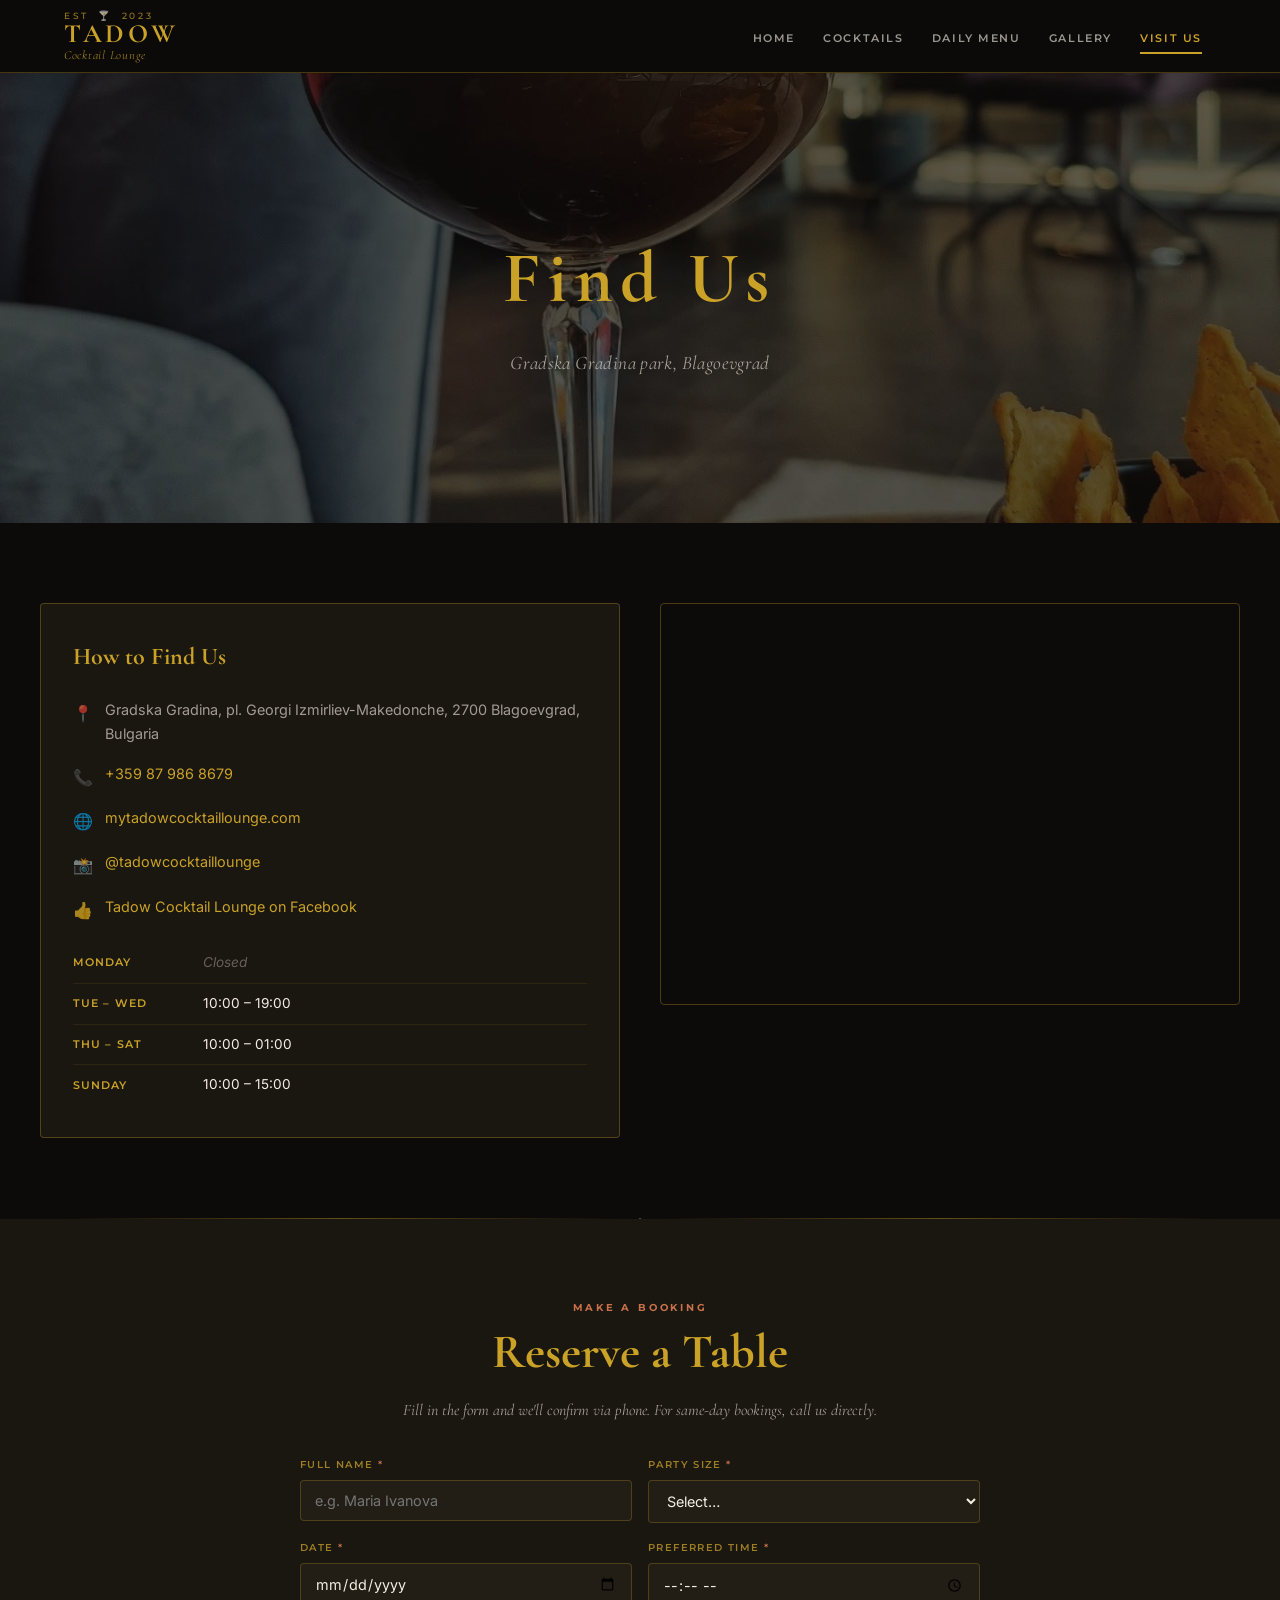
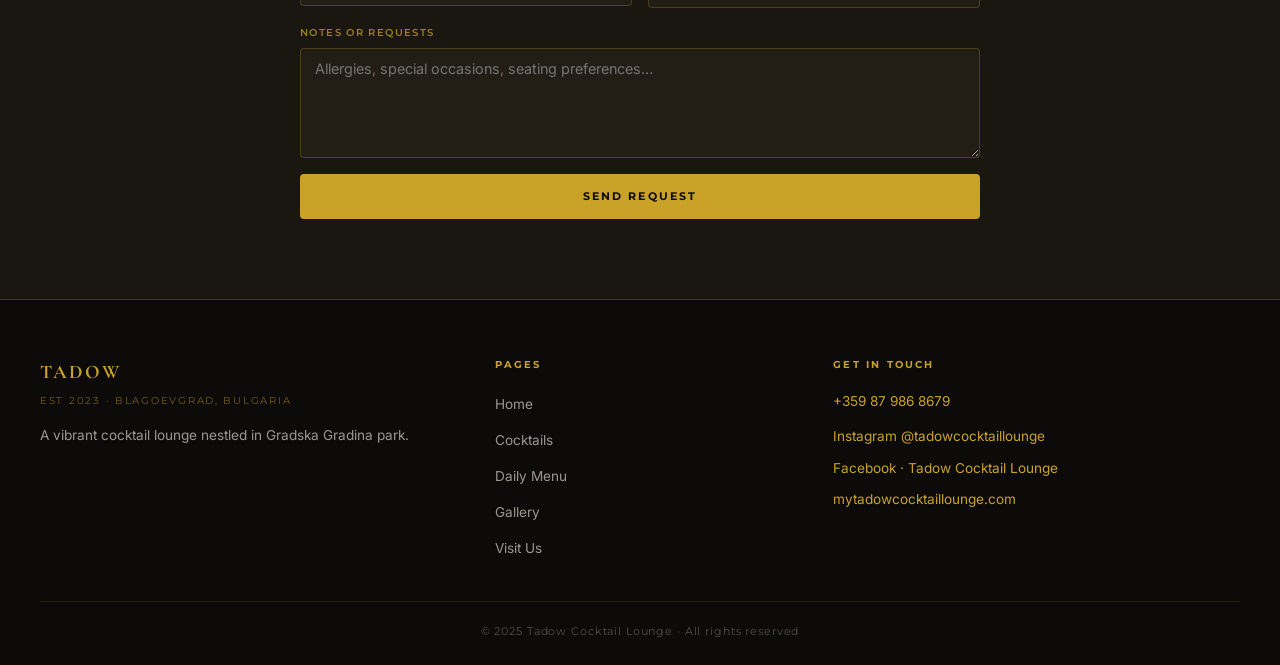
<file: visit.html>
<!DOCTYPE html>
<html lang="en">
<head>
  <meta charset="UTF-8" />
  <meta name="viewport" content="width=device-width, initial-scale=1.0" />
  <title>Visit Us — Tadow Cocktail Lounge</title>
  <meta name="description" content="Find Tadow Cocktail Lounge in Gradska Gradina park, Blagoevgrad. Hours, location, and table reservations." />
  <meta property="og:title"       content="Visit Us — Tadow Cocktail Lounge" />
  <meta property="og:description" content="Open Tue–Sun in Gradska Gradina park. Reserve your table today." />
  <meta property="og:type"        content="website" />
  <meta property="og:url"         content="https://mytadowcocktaillounge.com/visit.html" />
  <meta property="og:image"       content="https://mytadowcocktaillounge.com/IMG_9546.jpeg" />
  <link rel="canonical"           href="https://mytadowcocktaillounge.com/visit.html" />
  <link rel="preconnect" href="https://fonts.googleapis.com" />
  <link rel="preconnect" href="https://fonts.gstatic.com" crossorigin />
  <link href="https://fonts.googleapis.com/css2?family=Cormorant+Garamond:ital,wght@0,400;0,600;0,700;1,400;1,600&family=Montserrat:wght@400;500;600;700&family=Inter:wght@300;400;500&display=swap" rel="stylesheet" />
  <link rel="stylesheet" href="css/styles.css" />
</head>
<body>

  <a class="skip-link" href="#main-content">Skip to main content</a>

  <header class="site-header" role="banner">
    <div class="nav-inner">
      <a href="index.html" class="logo-lockup" aria-label="Tadow Cocktail Lounge — home">
        <span class="logo-est">EST &nbsp;🍸&nbsp; 2023</span>
        <span class="logo-wordmark">TADOW</span>
        <span class="logo-sub">Cocktail Lounge</span>
      </a>
      <nav aria-label="Main navigation">
        <ul class="nav-links" id="nav-links" role="list">
          <li><a href="index.html">Home</a></li>
          <li><a href="cocktails.html">Cocktails</a></li>
          <li><a href="daily-menu.html">Daily Menu</a></li>
          <li><a href="gallery.html">Gallery</a></li>
          <li><a href="visit.html">Visit Us</a></li>
        </ul>
      </nav>
      <button class="nav-toggle" id="nav-toggle" aria-label="Toggle navigation" aria-expanded="false" aria-controls="nav-links">
        <span></span><span></span><span></span>
      </button>
    </div>
  </header>

  <main id="main-content">

    <!-- PAGE HERO (50vh) -->
    <section class="page-hero" style="height:50vh;" aria-label="Visit us header">
      <div class="page-hero-bg" style="background-image: url('IMG_9546.jpeg');" role="img" aria-label="Tadow terrace interior with stone walls, ivy, Kilim rugs and the neon Where Coffee Meets Cocktail sign"></div>
      <div class="page-hero-overlay"></div>
      <div class="page-hero-content">
        <h1>Find Us</h1>
        <p class="page-hero-intro">Gradska Gradina park, Blagoevgrad</p>
      </div>
    </section>

    <!-- INFO + MAP -->
    <section class="section section-dark" aria-labelledby="location-heading">
      <div class="section-inner">
        <div class="visit-grid">

          <!-- LEFT: Info card -->
          <div class="info-card reveal" aria-labelledby="location-heading">
            <h3 id="location-heading">How to Find Us</h3>

            <div class="info-row">
              <span class="info-icon" aria-hidden="true">📍</span>
              <span>Gradska Gradina, pl. Georgi Izmirliev-Makedonche, 2700 Blagoevgrad, Bulgaria</span>
            </div>
            <div class="info-row">
              <span class="info-icon" aria-hidden="true">📞</span>
              <a href="tel:+359879868679">+359 87 986 8679</a>
            </div>
            <div class="info-row">
              <span class="info-icon" aria-hidden="true">🌐</span>
              <a href="https://mytadowcocktaillounge.com" target="_blank" rel="noopener noreferrer">mytadowcocktaillounge.com</a>
            </div>
            <div class="info-row">
              <span class="info-icon" aria-hidden="true">📸</span>
              <a href="https://www.instagram.com/tadowcocktaillounge" target="_blank" rel="noopener noreferrer">@tadowcocktaillounge</a>
            </div>
            <div class="info-row">
              <span class="info-icon" aria-hidden="true">👍</span>
              <a href="https://www.facebook.com/tadowcocktaillounge" target="_blank" rel="noopener noreferrer">Tadow Cocktail Lounge on Facebook</a>
            </div>

            <table class="hours-table" aria-label="Opening hours">
              <tbody>
                <tr>
                  <td>Monday</td>
                  <td class="closed">Closed</td>
                </tr>
                <tr>
                  <td>Tue – Wed</td>
                  <td>10:00 – 19:00</td>
                </tr>
                <tr>
                  <td>Thu – Sat</td>
                  <td>10:00 – 01:00</td>
                </tr>
                <tr>
                  <td>Sunday</td>
                  <td>10:00 – 15:00</td>
                </tr>
              </tbody>
            </table>
          </div>

          <!-- RIGHT: Map -->
          <div class="map-wrap reveal reveal-delay-2" aria-label="Google Maps showing Tadow Cocktail Lounge location in Gradska Gradina, Blagoevgrad">
            <iframe
              src="https://www.google.com/maps/embed?pb=!1m18!1m12!1m3!1d733.1!2d23.0963564!3d42.0209909!2m3!1f0!2f0!3f0!3m2!1i1024!2i768!4f13.1!3m3!1m2!1s0x14aac5b7f8d1f7b3%3A0x0!2zNDLCsDAxJzE1LjYiTiAyM8KwMDUnNDYuOSJF!5e0!3m2!1sen!2sbg!4v1700000000000"
              title="Tadow Cocktail Lounge on Google Maps — Gradska Gradina, Blagoevgrad"
              allowfullscreen=""
              loading="lazy"
              referrerpolicy="no-referrer-when-downgrade"
            ></iframe>
          </div>

        </div>
      </div>
    </section>

    <!-- GOLD DIVIDER -->
    <div class="divider-wrap" aria-hidden="true">
      <div class="gold-divider">
        <span class="gold-divider-icon">🍸</span>
      </div>
    </div>

    <!-- RESERVATION -->
    <section class="section section-panel" aria-labelledby="reservation-heading">
      <div class="section-inner">
        <div class="reservation-section">
          <div class="text-center reveal">
            <p class="section-label">Make a booking</p>
            <h2 class="section-title" id="reservation-heading">Reserve a Table</h2>
            <p style="font-family:var(--font-display);font-style:italic;color:var(--cream-muted);font-size:1rem;margin-top:0.5rem;">
              Fill in the form and we'll confirm via phone. For same-day bookings, call us directly.
            </p>
          </div>

          <!-- Form wrapper (hidden after submit) -->
          <div id="res-form-wrapper" class="reveal reveal-delay-1">
            <div class="res-form" id="reservation-form" role="form" aria-label="Table reservation form">

              <div class="form-field">
                <label for="res-name">Full Name <span style="color:#C8714A;" aria-hidden="true">*</span></label>
                <input type="text" id="res-name" name="name" placeholder="e.g. Maria Ivanova" autocomplete="name" required />
              </div>

              <div class="form-field">
                <label for="res-party">Party Size <span style="color:#C8714A;" aria-hidden="true">*</span></label>
                <select id="res-party" name="party" required>
                  <option value="">Select…</option>
                  <option value="1">1 person</option>
                  <option value="2">2 people</option>
                  <option value="3">3 people</option>
                  <option value="4">4 people</option>
                  <option value="5">5 people</option>
                  <option value="6">6 people</option>
                  <option value="7">7 people</option>
                  <option value="8">8 people</option>
                  <option value="9">9 people</option>
                  <option value="10">10 people</option>
                </select>
              </div>

              <div class="form-field">
                <label for="res-date">Date <span style="color:#C8714A;" aria-hidden="true">*</span></label>
                <input type="date" id="res-date" name="date" required />
              </div>

              <div class="form-field">
                <label for="res-time">Preferred Time <span style="color:#C8714A;" aria-hidden="true">*</span></label>
                <input type="time" id="res-time" name="time" required />
              </div>

              <div class="form-field full">
                <label for="res-message">Notes or Requests</label>
                <textarea id="res-message" name="message" placeholder="Allergies, special occasions, seating preferences…"></textarea>
              </div>

              <div class="form-field full">
                <button id="reservation-submit" class="btn btn-filled" type="button">
                  Send Request
                </button>
              </div>

            </div>
          </div>

          <!-- Confirmation (shown after submit) -->
          <div class="form-confirmation" id="reservation-confirm" role="alert" aria-live="polite"></div>

        </div>
      </div>
    </section>

  </main>

  <footer class="site-footer" role="contentinfo">
    <div class="footer-inner">
      <div class="footer-col">
        <span class="footer-brand">TADOW</span>
        <span class="footer-brand-sub">EST 2023 · Blagoevgrad, Bulgaria</span>
        <p>A vibrant cocktail lounge nestled in Gradska Gradina park.</p>
      </div>
      <div class="footer-col">
        <h4>Pages</h4>
        <ul role="list">
          <li><a href="index.html">Home</a></li>
          <li><a href="cocktails.html">Cocktails</a></li>
          <li><a href="daily-menu.html">Daily Menu</a></li>
          <li><a href="gallery.html">Gallery</a></li>
          <li><a href="visit.html">Visit Us</a></li>
        </ul>
      </div>
      <div class="footer-col">
        <h4>Get in Touch</h4>
        <p><a href="tel:+359879868679">+359 87 986 8679</a></p>
        <p style="margin-top:0.6rem;"><a href="https://www.instagram.com/tadowcocktaillounge" target="_blank" rel="noopener noreferrer">Instagram @tadowcocktaillounge</a></p>
        <p style="margin-top:0.4rem;"><a href="https://www.facebook.com/tadowcocktaillounge" target="_blank" rel="noopener noreferrer">Facebook · Tadow Cocktail Lounge</a></p>
        <p style="margin-top:0.4rem;"><a href="https://mytadowcocktaillounge.com" target="_blank" rel="noopener noreferrer">mytadowcocktaillounge.com</a></p>
      </div>
    </div>
    <div class="footer-bottom">&copy; 2025 Tadow Cocktail Lounge &middot; All rights reserved</div>
  </footer>

  <script src="js/main.js"></script>
</body>
</html>
</file>
<file: css/styles.css>
/* ============================================================
   TADOW COCKTAIL LOUNGE — Main Stylesheet
   Dark warm lounge aesthetic with real photo integration
   ============================================================ */

/* --- Google Fonts --- */
@import url('https://fonts.googleapis.com/css2?family=Cormorant+Garamond:ital,wght@0,400;0,600;0,700;1,400;1,600&family=Montserrat:wght@400;500;600;700&family=Inter:wght@300;400;500&display=swap');

/* --- Design Tokens --- */
:root {
  --black:       #0D0B09;
  --panel:       #1A1610;
  --panel-mid:   #221e16;
  --gold:        #C9A227;
  --gold-dim:    #9e7e1e;
  --gold-glow:   rgba(201,162,39,0.22);
  --blush:       #C4A99A;
  --terra:       #C8714A;
  --cream:       #F4EDE3;
  --cream-muted: rgba(244,237,227,0.62);
  --sage:        #7A9E7E;
  --neon-amber:  #FF9900;

  --font-display: 'Cormorant Garamond', Georgia, serif;
  --font-sans:    'Montserrat', sans-serif;
  --font-body:    'Inter', sans-serif;

  --radius:      4px;
  --ease:        0.28s ease;

  --overlay-dark: linear-gradient(
    to bottom,
    rgba(13,11,9,0.72) 0%,
    rgba(13,11,9,0.42) 60%,
    rgba(13,11,9,0.65) 100%
  );
}

/* --- Reset --- */
*, *::before, *::after { box-sizing: border-box; margin: 0; padding: 0; }
html { scroll-behavior: smooth; }
ul   { list-style: none; }
img  { display: block; max-width: 100%; height: auto; }
a    { color: var(--gold); text-decoration: none; transition: color var(--ease); }
a:hover { color: #e4bb35; }

/* --- Base body with warm grain overlay --- */
body {
  background-color: var(--black);
  color: var(--cream);
  font-family: var(--font-body);
  font-size: clamp(15px, 1.6vw, 16px);
  line-height: 1.75;
  min-height: 100vh;
  -webkit-font-smoothing: antialiased;
  position: relative;
}

/* Warm grain texture at 3% opacity */
body::before {
  content: '';
  position: fixed;
  inset: 0;
  background-image: url("data:image/svg+xml,%3Csvg xmlns='http://www.w3.org/2000/svg' width='200' height='200'%3E%3Cfilter id='n'%3E%3CfeTurbulence type='fractalNoise' baseFrequency='0.85' numOctaves='4' stitchTiles='stitch'/%3E%3C/filter%3E%3Crect width='200' height='200' filter='url(%23n)' opacity='0.03'/%3E%3C/svg%3E");
  background-repeat: repeat;
  background-size: 200px 200px;
  pointer-events: none;
  z-index: 0;
  opacity: 0.6;
}

/* Ensure content sits above grain */
body > * { position: relative; z-index: 1; }

/* ============================================================
   ACCESSIBILITY UTILS
   ============================================================ */

.skip-link {
  position: absolute;
  left: -999px;
  top: auto;
  width: 1px; height: 1px;
  overflow: hidden;
}
.skip-link:focus {
  position: fixed;
  top: 0; left: 0;
  width: auto; height: auto;
  padding: 0.75rem 1.5rem;
  background: var(--gold);
  color: var(--black);
  font-weight: 700;
  z-index: 9999;
  font-family: var(--font-sans);
}
:focus-visible { outline: 2px solid var(--gold); outline-offset: 3px; }

/* ============================================================
   NAVIGATION
   ============================================================ */

.site-header {
  position: sticky;
  top: 0;
  z-index: 1000;
  background: rgba(13,11,9,0.97);
  backdrop-filter: blur(10px);
  -webkit-backdrop-filter: blur(10px);
  border-bottom: 1px solid rgba(201,162,39,0.3);
}

.nav-inner {
  max-width: 1200px;
  margin: 0 auto;
  padding: 0 1.5rem;
  height: 72px;
  display: flex;
  align-items: center;
  justify-content: space-between;
  gap: 1rem;
}

/* Logo lockup */
.logo-lockup {
  display: flex;
  flex-direction: column;
  line-height: 1;
  text-decoration: none;
  gap: 1px;
  flex-shrink: 0;
}
.logo-est {
  font-family: var(--font-sans);
  font-size: 0.58rem;
  font-weight: 500;
  letter-spacing: 0.28em;
  text-transform: uppercase;
  color: rgba(201,162,39,0.75);
}
.logo-wordmark {
  font-family: var(--font-display);
  font-weight: 700;
  font-size: 1.65rem;
  color: var(--gold);
  letter-spacing: 0.14em;
  line-height: 1;
}
.logo-sub {
  font-family: var(--font-display);
  font-style: italic;
  font-size: 0.78rem;
  color: rgba(201,162,39,0.75);
  letter-spacing: 0.06em;
}

/* Nav links */
.nav-links {
  display: flex;
  align-items: center;
  gap: 0;
}
.nav-links a {
  font-family: var(--font-sans);
  font-size: 0.68rem;
  font-weight: 600;
  letter-spacing: 0.14em;
  text-transform: uppercase;
  color: var(--cream-muted);
  padding: 0.5rem 0.9rem;
  position: relative;
  transition: color var(--ease);
}
.nav-links a::after {
  content: '';
  position: absolute;
  bottom: -1px; left: 50%; right: 50%;
  height: 2px;
  background: var(--gold);
  transition: left var(--ease), right var(--ease);
}
.nav-links a:hover,
.nav-links a.active {
  color: var(--gold);
}
.nav-links a:hover::after,
.nav-links a.active::after {
  left: 0.9rem;
  right: 0.9rem;
}

/* Hamburger */
.nav-toggle {
  display: none;
  background: none;
  border: none;
  cursor: pointer;
  padding: 0.4rem;
  flex-direction: column;
  gap: 5px;
}
.nav-toggle span {
  display: block;
  width: 24px; height: 2px;
  background: var(--gold);
  border-radius: 1px;
  transition: transform var(--ease), opacity var(--ease);
}

@media (max-width: 840px) {
  .nav-toggle { display: flex; }
  .nav-links {
    position: fixed;
    top: 72px; left: 0; right: 0;
    background: rgba(13,11,9,0.98);
    backdrop-filter: blur(14px);
    flex-direction: column;
    gap: 0;
    padding: 0.5rem 0 1.25rem;
    border-bottom: 1px solid rgba(201,162,39,0.2);
    transform: translateY(-110%);
    transition: transform var(--ease);
    z-index: 999;
  }
  .nav-links.open { transform: translateY(0); }
  .nav-links a {
    width: 100%;
    padding: 0.85rem 1.5rem;
    font-size: 0.78rem;
  }
  .nav-links a::after { display: none; }
}

/* ============================================================
   GOLD DIVIDER (reusable section separator)
   ============================================================ */

.gold-divider {
  display: flex;
  align-items: center;
  gap: 0;
  padding: 0 1.5rem;
  max-width: 1200px;
  margin: 0 auto;
  height: 1px;
}
.gold-divider::before,
.gold-divider::after {
  content: '';
  flex: 1;
  height: 1px;
  background: linear-gradient(90deg, transparent, var(--gold), transparent);
  opacity: 0.45;
}
.gold-divider-icon {
  flex-shrink: 0;
  padding: 0 1rem;
  color: rgba(201,162,39,0.5);
  font-size: 0.8rem;
  line-height: 1;
}

/* Section-level divider wrapper */
.divider-wrap {
  padding: 0 0;
  overflow: hidden;
}

/* ============================================================
   HERO SECTIONS
   ============================================================ */

.hero {
  position: relative;
  min-height: 100svh;
  display: flex;
  align-items: center;
  justify-content: center;
  text-align: center;
  overflow: hidden;
}
.hero-bg {
  position: absolute;
  inset: 0;
  background-size: cover;
  background-position: center;
  background-repeat: no-repeat;
  /* Slight warm Ken-Burns on load */
  animation: heroZoom 18s ease-out forwards;
}
@keyframes heroZoom {
  from { transform: scale(1.06); }
  to   { transform: scale(1.00); }
}
.hero-overlay {
  position: absolute;
  inset: 0;
  background: var(--overlay-dark);
}
.hero-content {
  position: relative;
  z-index: 2;
  padding: 2rem 1.5rem;
  max-width: 780px;
}

/* Logo inside hero */
.hero-logo .logo-est    { font-size: 0.7rem; margin-bottom: 4px; }
.hero-logo .logo-wordmark { font-size: clamp(3.2rem, 10vw, 7rem); }
.hero-logo .logo-sub    { font-size: 1.1rem; margin-top: 2px; }

/* Neon tagline */
.neon-tagline {
  font-family: var(--font-display);
  font-style: italic;
  font-size: clamp(1.05rem, 2.8vw, 1.5rem);
  color: #FFAA22;
  letter-spacing: 0.04em;
  margin: 1.1rem 0 2rem;
  text-shadow:
    0 0 6px  rgba(255,153,0,0.9),
    0 0 14px rgba(255,153,0,0.7),
    0 0 30px rgba(255,153,0,0.4),
    0 0 60px rgba(255,153,0,0.2);
  animation: neonPulse 3.5s ease-in-out infinite;
}
@keyframes neonPulse {
  0%, 100% { text-shadow:
    0 0 6px  rgba(255,153,0,0.9),
    0 0 14px rgba(255,153,0,0.7),
    0 0 30px rgba(255,153,0,0.4),
    0 0 60px rgba(255,153,0,0.2); }
  50% { text-shadow:
    0 0 4px  rgba(255,153,0,0.7),
    0 0 10px rgba(255,153,0,0.5),
    0 0 22px rgba(255,153,0,0.3); }
}

/* Hero CTAs */
.hero-ctas {
  display: flex;
  gap: 1rem;
  justify-content: center;
  flex-wrap: wrap;
}

/* Scroll indicator */
.scroll-indicator {
  position: absolute;
  bottom: 2rem;
  left: 50%;
  transform: translateX(-50%);
  z-index: 2;
  display: flex;
  flex-direction: column;
  align-items: center;
  gap: 0.4rem;
  color: rgba(201,162,39,0.65);
  animation: scrollBounce 2s ease-in-out infinite;
}
@keyframes scrollBounce {
  0%, 100% { transform: translateX(-50%) translateY(0); }
  50%       { transform: translateX(-50%) translateY(8px); }
}

/* Short page hero banners (inner pages) */
.page-hero {
  position: relative;
  height: 40vh;
  min-height: 280px;
  display: flex;
  align-items: center;
  justify-content: center;
  text-align: center;
  overflow: hidden;
}
.page-hero-bg {
  position: absolute;
  inset: 0;
  background-size: cover;
  background-position: center;
}
.page-hero-overlay {
  position: absolute;
  inset: 0;
  background: rgba(13,11,9,0.68);
}
.page-hero-content {
  position: relative;
  z-index: 2;
  padding: 1rem 1.5rem;
}
.page-hero h1 {
  font-family: var(--font-display);
  font-size: clamp(2.4rem, 7vw, 4.5rem);
  font-weight: 700;
  color: var(--gold);
  letter-spacing: 0.1em;
  margin-bottom: 0.4rem;
}
.page-hero-intro {
  font-family: var(--font-display);
  font-style: italic;
  font-size: clamp(1rem, 2vw, 1.2rem);
  color: var(--cream-muted);
  letter-spacing: 0.02em;
}

/* ============================================================
   BUTTONS
   ============================================================ */

.btn {
  display: inline-block;
  font-family: var(--font-sans);
  font-size: 0.7rem;
  font-weight: 700;
  letter-spacing: 0.18em;
  text-transform: uppercase;
  padding: 0.85rem 2.1rem;
  border-radius: var(--radius);
  border: 2px solid var(--gold);
  cursor: pointer;
  transition: background var(--ease), color var(--ease),
              box-shadow var(--ease), transform var(--ease);
  white-space: nowrap;
  text-align: center;
  text-decoration: none;
}
.btn-filled {
  background: var(--gold);
  color: var(--black);
}
.btn-filled:hover {
  background: #e4bb35;
  color: var(--black);
  box-shadow: 0 0 26px rgba(201,162,39,0.5), 0 4px 20px rgba(0,0,0,0.5);
  transform: translateY(-2px);
}
.btn-outline {
  background: transparent;
  color: var(--cream);
}
.btn-outline:hover {
  background: rgba(201,162,39,0.12);
  color: var(--gold);
  box-shadow: 0 0 26px rgba(201,162,39,0.3);
  transform: translateY(-2px);
}

/* Gold pulse on hero CTAs */
@keyframes goldPulse {
  0%, 100% { box-shadow: 0 0 0   rgba(201,162,39,0); }
  50%       { box-shadow: 0 0 22px rgba(201,162,39,0.55); }
}
.btn-pulse { animation: goldPulse 2s ease-in-out infinite; }

/* ============================================================
   SECTION LAYOUT
   ============================================================ */

.section {
  padding: 5rem 1.5rem;
}
.section-inner {
  max-width: 1200px;
  margin: 0 auto;
}
.section-dark  { background: var(--black); }
.section-panel { background: var(--panel); }

.section-label {
  font-family: var(--font-sans);
  font-size: 0.62rem;
  font-weight: 700;
  letter-spacing: 0.28em;
  text-transform: uppercase;
  color: var(--terra);
  margin-bottom: 0.5rem;
}
.section-title {
  font-family: var(--font-display);
  font-weight: 700;
  font-size: clamp(1.9rem, 5vw, 3rem);
  color: var(--gold);
  line-height: 1.15;
  margin-bottom: 1rem;
}
.section-body {
  font-size: 0.95rem;
  color: var(--cream-muted);
  line-height: 1.85;
  max-width: 620px;
}

/* ============================================================
   ABOUT STRIP (index.html)
   ============================================================ */

.about-grid {
  display: grid;
  grid-template-columns: 1fr 1fr;
  gap: 4rem;
  align-items: center;
}
@media (max-width: 760px) {
  .about-grid { grid-template-columns: 1fr; gap: 2.5rem; }
}

.about-img-wrap {
  position: relative;
  border: 1px solid rgba(201,162,39,0.4);
  border-radius: var(--radius);
  overflow: hidden;
  box-shadow: 4px 8px 40px rgba(201,162,39,0.12), 0 20px 60px rgba(0,0,0,0.6);
}
.about-img-wrap img {
  width: 100%;
  height: 100%;
  object-fit: cover;
  display: block;
}

/* ============================================================
   SIGNATURE POURS CARDS
   ============================================================ */

.pours-grid {
  display: grid;
  grid-template-columns: repeat(3, 1fr);
  gap: 1.5rem;
}
@media (max-width: 900px) {
  .pours-grid { grid-template-columns: repeat(2, 1fr); }
}
@media (max-width: 540px) {
  .pours-grid { grid-template-columns: 1fr; }
}

.pour-card {
  background: var(--panel);
  border: 1px solid rgba(201,162,39,0.28);
  border-radius: var(--radius);
  overflow: hidden;
  transition: border-color var(--ease), box-shadow var(--ease), transform var(--ease);
  text-decoration: none;
}
.pour-card:hover {
  border-color: var(--gold);
  box-shadow: 0 0 18px var(--gold-glow), 0 8px 30px rgba(0,0,0,0.5);
  transform: translateY(-4px);
}
.pour-card-img {
  width: 100%;
  height: 220px;
  overflow: hidden;
}
.pour-card-img img {
  width: 100%;
  height: 100%;
  object-fit: cover;
  transition: transform 0.55s ease;
}
.pour-card:hover .pour-card-img img { transform: scale(1.05); }
.pour-card-body {
  padding: 1.3rem 1.4rem;
}
.pour-card-name {
  font-family: var(--font-display);
  font-style: italic;
  font-size: 1.3rem;
  color: var(--gold);
  margin-bottom: 0.35rem;
}
.pour-card-desc {
  font-size: 0.85rem;
  color: var(--cream-muted);
  line-height: 1.65;
  margin-bottom: 0.75rem;
}
.pour-card-price {
  font-family: var(--font-sans);
  font-size: 0.78rem;
  font-weight: 700;
  color: var(--gold);
  letter-spacing: 0.05em;
}
.pour-card-link {
  display: block;
  font-family: var(--font-sans);
  font-size: 0.65rem;
  font-weight: 600;
  letter-spacing: 0.14em;
  text-transform: uppercase;
  color: var(--terra);
  margin-top: 0.85rem;
  transition: color var(--ease);
}
.pour-card:hover .pour-card-link { color: var(--gold); }

/* ============================================================
   VENUE STRIP (full-width photo banner)
   ============================================================ */

.venue-strip {
  position: relative;
  padding: 6rem 1.5rem;
  text-align: center;
  overflow: hidden;
}
.venue-strip-bg {
  position: absolute;
  inset: 0;
  background-size: cover;
  background-position: center 30%;
}
.venue-strip-overlay {
  position: absolute;
  inset: 0;
  background: rgba(13,11,9,0.72);
}
.venue-strip-content {
  position: relative;
  z-index: 1;
  max-width: 700px;
  margin: 0 auto;
}
.venue-strip-content h2 {
  font-family: var(--font-display);
  font-style: italic;
  font-size: clamp(1.5rem, 4vw, 2.4rem);
  color: var(--cream);
  font-weight: 400;
  margin-bottom: 1.5rem;
}
.hours-list {
  display: flex;
  flex-wrap: wrap;
  justify-content: center;
  gap: 0.4rem 1.5rem;
  margin-bottom: 1.75rem;
}
.hours-item {
  font-family: var(--font-sans);
  font-size: 0.7rem;
  font-weight: 600;
  letter-spacing: 0.1em;
  text-transform: uppercase;
  color: var(--cream-muted);
}
.hours-item strong { color: var(--gold); }
.hours-item.closed { color: rgba(244,237,227,0.35); }

/* ============================================================
   COCKTAIL / MENU CATEGORY SECTION
   ============================================================ */

.category-header {
  display: flex;
  align-items: center;
  gap: 1rem;
  margin-bottom: 1.75rem;
}
.category-header-line {
  flex: 1;
  height: 1px;
  background: linear-gradient(90deg, var(--gold), transparent);
  opacity: 0.35;
}
.category-header-line.right {
  background: linear-gradient(270deg, var(--gold), transparent);
}
.category-header-label {
  font-family: var(--font-sans);
  font-size: 0.65rem;
  font-weight: 700;
  letter-spacing: 0.25em;
  text-transform: uppercase;
  color: var(--gold);
  white-space: nowrap;
}

.cocktail-grid {
  display: grid;
  grid-template-columns: repeat(2, 1fr);
  gap: 1.2rem;
}
@media (max-width: 580px) {
  .cocktail-grid { grid-template-columns: 1fr; }
}

.cocktail-card {
  background: var(--panel);
  border: 1px solid rgba(201,162,39,0.22);
  border-radius: var(--radius);
  padding: 1.4rem 1.5rem;
  position: relative;
  overflow: hidden;
  transition: border-color var(--ease), box-shadow var(--ease),
              transform var(--ease);
}
.cocktail-card:hover {
  border-color: var(--gold);
  box-shadow: 0 0 18px var(--gold-glow);
  transform: translateY(-3px);
}
.cocktail-card::before {
  content: '';
  position: absolute;
  top: 0; left: 0; right: 0;
  height: 2px;
  background: linear-gradient(90deg, var(--gold), transparent);
  opacity: 0;
  transition: opacity var(--ease);
}
.cocktail-card:hover::before { opacity: 1; }

.cocktail-name {
  font-family: var(--font-display);
  font-style: italic;
  font-size: 1.25rem;
  color: var(--gold);
  line-height: 1.2;
  margin-bottom: 0.2rem;
  display: flex;
  align-items: center;
  gap: 0.6rem;
  flex-wrap: wrap;
}
.badge-no-sugar {
  font-family: var(--font-sans);
  font-size: 0.52rem;
  font-weight: 700;
  letter-spacing: 0.12em;
  text-transform: uppercase;
  color: var(--terra);
  border: 1px solid var(--terra);
  padding: 0.12rem 0.45rem;
  border-radius: 2px;
  white-space: nowrap;
  font-style: normal;
}
.cocktail-desc {
  font-size: 0.88rem;
  color: var(--cream-muted);
  line-height: 1.7;
  margin-bottom: 0.7rem;
}
.cocktail-price {
  font-family: var(--font-sans);
  font-size: 0.8rem;
  font-weight: 700;
  color: var(--gold);
  letter-spacing: 0.04em;
}

.menu-section { margin-bottom: 3.5rem; }

/* ============================================================
   DAILY MENU — Price list (tighter)
   ============================================================ */

.price-list {
  display: grid;
  grid-template-columns: repeat(auto-fill, minmax(260px, 1fr));
  gap: 0.6rem;
}
.price-row {
  display: flex;
  justify-content: space-between;
  align-items: baseline;
  gap: 1rem;
  padding: 0.65rem 1rem;
  background: var(--panel);
  border: 1px solid rgba(201,162,39,0.15);
  border-radius: var(--radius);
  transition: border-color var(--ease), box-shadow var(--ease);
}
.price-row:hover {
  border-color: rgba(201,162,39,0.45);
  box-shadow: 0 0 12px rgba(201,162,39,0.1);
}
.price-item-name {
  font-family: var(--font-display);
  font-style: italic;
  font-size: 1.05rem;
  color: var(--gold);
  line-height: 1.3;
}
.price-item-price {
  font-family: var(--font-sans);
  font-size: 0.72rem;
  font-weight: 700;
  color: var(--gold);
  white-space: nowrap;
  letter-spacing: 0.04em;
}
.price-item-name .badge-no-sugar {
  font-size: 0.5rem;
  padding: 0.1rem 0.35rem;
}

/* Callout box */
.callout {
  border: 1px solid var(--gold);
  border-radius: var(--radius);
  padding: 1.1rem 1.5rem;
  background: rgba(201,162,39,0.05);
  display: flex;
  align-items: center;
  gap: 0.9rem;
  font-size: 0.9rem;
  color: var(--cream);
  margin-top: 2.5rem;
  max-width: 640px;
}
.callout-icon { font-size: 1.3rem; flex-shrink: 0; }

/* ============================================================
   GALLERY
   ============================================================ */

.gallery-grid {
  display: grid;
  grid-template-columns: repeat(3, 1fr);
  gap: 0.9rem;
}
@media (max-width: 860px) {
  .gallery-grid { grid-template-columns: repeat(2, 1fr); }
}
@media (max-width: 480px) {
  .gallery-grid { grid-template-columns: 1fr; }
}

.gallery-item {
  position: relative;
  overflow: hidden;
  border: 1px solid rgba(201,162,39,0.18);
  border-radius: var(--radius);
  cursor: pointer;
  aspect-ratio: 3/2;
  background: var(--panel);
}
.gallery-item img {
  width: 100%;
  height: 100%;
  object-fit: cover;
  display: block;
  transition: transform 0.5s ease, border-color var(--ease);
}
.gallery-item:hover {
  border-color: var(--gold);
}
.gallery-item:hover img {
  transform: scale(1.03);
}
.gallery-item:focus-visible {
  outline: 2px solid var(--gold);
  outline-offset: 2px;
}

/* Lightbox */
.lightbox {
  position: fixed;
  inset: 0;
  background: rgba(0,0,0,0.95);
  z-index: 9999;
  display: flex;
  align-items: center;
  justify-content: center;
  opacity: 0;
  pointer-events: none;
  transition: opacity 0.25s ease;
}
.lightbox.active {
  opacity: 1;
  pointer-events: auto;
}
.lightbox-img-wrap {
  position: relative;
  max-width: min(92vw, 1000px);
  max-height: 88vh;
  display: flex;
  align-items: center;
  justify-content: center;
}
.lightbox-img-wrap img {
  max-width: 100%;
  max-height: 88vh;
  object-fit: contain;
  border: 1px solid rgba(201,162,39,0.3);
  border-radius: var(--radius);
  display: block;
}
.lightbox-close {
  position: fixed;
  top: 1.25rem;
  right: 1.25rem;
  background: rgba(13,11,9,0.8);
  border: 2px solid var(--gold);
  color: var(--gold);
  width: 40px; height: 40px;
  border-radius: 50%;
  cursor: pointer;
  font-size: 1.15rem;
  display: flex;
  align-items: center;
  justify-content: center;
  transition: background var(--ease), color var(--ease);
  z-index: 2;
  line-height: 1;
}
.lightbox-close:hover { background: var(--gold); color: var(--black); }
.lightbox-arrow {
  position: fixed;
  top: 50%;
  transform: translateY(-50%);
  background: rgba(13,11,9,0.75);
  border: 1px solid rgba(201,162,39,0.4);
  color: var(--gold);
  width: 44px; height: 44px;
  border-radius: 50%;
  cursor: pointer;
  font-size: 1.1rem;
  display: flex;
  align-items: center;
  justify-content: center;
  transition: background var(--ease), border-color var(--ease);
  z-index: 2;
}
.lightbox-arrow:hover { background: rgba(201,162,39,0.15); border-color: var(--gold); }
.lightbox-arrow.prev { left: 1.25rem; }
.lightbox-arrow.next { right: 1.25rem; }
.lightbox-counter {
  position: fixed;
  bottom: 1.25rem;
  left: 50%;
  transform: translateX(-50%);
  font-family: var(--font-sans);
  font-size: 0.68rem;
  letter-spacing: 0.15em;
  color: rgba(201,162,39,0.6);
}

/* ============================================================
   VISIT PAGE
   ============================================================ */

.visit-grid {
  display: grid;
  grid-template-columns: 1fr 1fr;
  gap: 2.5rem;
  align-items: start;
}
@media (max-width: 800px) {
  .visit-grid { grid-template-columns: 1fr; }
}

.info-card {
  background: var(--panel);
  border: 1px solid rgba(201,162,39,0.32);
  border-radius: var(--radius);
  padding: 2rem;
}
.info-card h3 {
  font-family: var(--font-display);
  font-size: 1.5rem;
  color: var(--gold);
  margin-bottom: 1.25rem;
}
.info-row {
  display: flex;
  align-items: flex-start;
  gap: 0.75rem;
  margin-bottom: 1rem;
  font-size: 0.9rem;
  color: var(--cream-muted);
  line-height: 1.65;
}
.info-icon { flex-shrink: 0; font-size: 1rem; margin-top: 2px; }
.info-row a { color: var(--gold); }
.info-row a:hover { color: #e4bb35; }

.hours-table {
  width: 100%;
  border-collapse: collapse;
  margin-top: 1.25rem;
}
.hours-table tr { border-bottom: 1px solid rgba(201,162,39,0.1); }
.hours-table tr:last-child { border-bottom: none; }
.hours-table td {
  padding: 0.5rem 0;
  font-size: 0.85rem;
}
.hours-table td:first-child {
  font-family: var(--font-sans);
  font-size: 0.68rem;
  font-weight: 600;
  letter-spacing: 0.1em;
  text-transform: uppercase;
  color: var(--gold);
  width: 130px;
}
.hours-table .closed { color: rgba(244,237,227,0.35); font-style: italic; }

.map-wrap {
  border: 1px solid rgba(201,162,39,0.32);
  border-radius: var(--radius);
  overflow: hidden;
  position: relative;
}
.map-wrap iframe {
  width: 100%;
  height: 400px;
  border: none;
  display: block;
  filter: grayscale(0.25) contrast(1.05) brightness(0.9);
}

/* Reservation form */
.reservation-section { max-width: 680px; margin: 0 auto; }
.res-form {
  display: grid;
  grid-template-columns: 1fr 1fr;
  gap: 1rem;
  margin-top: 2rem;
}
@media (max-width: 520px) {
  .res-form { grid-template-columns: 1fr; }
}
.form-field {
  display: flex;
  flex-direction: column;
  gap: 0.4rem;
}
.form-field.full { grid-column: 1 / -1; }
.form-field label {
  font-family: var(--font-sans);
  font-size: 0.62rem;
  font-weight: 600;
  letter-spacing: 0.14em;
  text-transform: uppercase;
  color: rgba(201,162,39,0.75);
}
.form-field input,
.form-field select,
.form-field textarea {
  background: var(--panel-mid);
  border: 1px solid rgba(201,162,39,0.25);
  border-radius: var(--radius);
  color: var(--cream);
  font-family: var(--font-body);
  font-size: 0.9rem;
  padding: 0.7rem 0.9rem;
  outline: none;
  width: 100%;
  transition: border-color var(--ease), box-shadow var(--ease);
}
.form-field input:focus,
.form-field select:focus,
.form-field textarea:focus {
  border-color: var(--gold);
  box-shadow: 0 0 14px var(--gold-glow);
}
.form-field select option { background: var(--panel); }
.form-field textarea { resize: vertical; min-height: 110px; }
.form-field input.error,
.form-field select.error { border-color: var(--terra); }
.form-confirmation {
  display: none;
  grid-column: 1 / -1;
  border: 1px solid var(--gold);
  border-radius: var(--radius);
  padding: 1.5rem;
  background: rgba(201,162,39,0.06);
  text-align: center;
  font-family: var(--font-display);
  font-size: 1.1rem;
  color: var(--gold);
  line-height: 1.7;
}

/* ============================================================
   FOOTER
   ============================================================ */

.site-footer {
  background: var(--black);
  border-top: 1px solid rgba(201,162,39,0.3);
  padding: 3.5rem 1.5rem 1.5rem;
}
.footer-inner {
  max-width: 1200px;
  margin: 0 auto;
  display: grid;
  grid-template-columns: 1.4fr 1fr 1.4fr;
  gap: 3rem;
  padding-bottom: 2rem;
  border-bottom: 1px solid rgba(201,162,39,0.12);
}
@media (max-width: 760px) {
  .footer-inner { grid-template-columns: 1fr; gap: 2rem; }
}

.footer-col h4 {
  font-family: var(--font-sans);
  font-size: 0.62rem;
  font-weight: 700;
  letter-spacing: 0.22em;
  text-transform: uppercase;
  color: var(--gold);
  margin-bottom: 1rem;
}
.footer-col ul li { margin-bottom: 0.5rem; }
.footer-col ul a {
  font-size: 0.85rem;
  color: var(--cream-muted);
}
.footer-col ul a:hover { color: var(--gold); }
.footer-col p {
  font-size: 0.85rem;
  color: var(--cream-muted);
  line-height: 1.85;
}
.footer-col p a { color: var(--gold); }
.footer-col p a:hover { color: #e4bb35; }

.footer-brand {
  font-family: var(--font-display);
  font-weight: 700;
  font-size: 1.2rem;
  color: var(--gold);
  letter-spacing: 0.1em;
  display: block;
  margin-bottom: 0.2rem;
}
.footer-brand-sub {
  font-family: var(--font-sans);
  font-size: 0.6rem;
  letter-spacing: 0.18em;
  text-transform: uppercase;
  color: rgba(201,162,39,0.55);
  display: block;
  margin-bottom: 0.85rem;
}

.footer-bottom {
  max-width: 1200px;
  margin: 1.25rem auto 0;
  text-align: center;
  font-family: var(--font-sans);
  font-size: 0.68rem;
  letter-spacing: 0.08em;
  color: rgba(244,237,227,0.3);
}

/* ============================================================
   SCROLL-REVEAL
   ============================================================ */

.reveal {
  opacity: 0;
  transform: translateY(30px);
  transition: opacity 0.7s ease, transform 0.7s ease;
}
.reveal.visible {
  opacity: 1;
  transform: translateY(0);
}
.reveal-delay-1 { transition-delay: 0.1s; }
.reveal-delay-2 { transition-delay: 0.22s; }
.reveal-delay-3 { transition-delay: 0.34s; }
.reveal-delay-4 { transition-delay: 0.46s; }

/* ============================================================
   UTILITIES
   ============================================================ */

.text-center { text-align: center; }
.text-gold   { color: var(--gold); }
.mt-1  { margin-top: 1rem; }
.mt-2  { margin-top: 2rem; }
.mt-3  { margin-top: 3rem; }
.mb-2  { margin-bottom: 2rem; }
</file>
